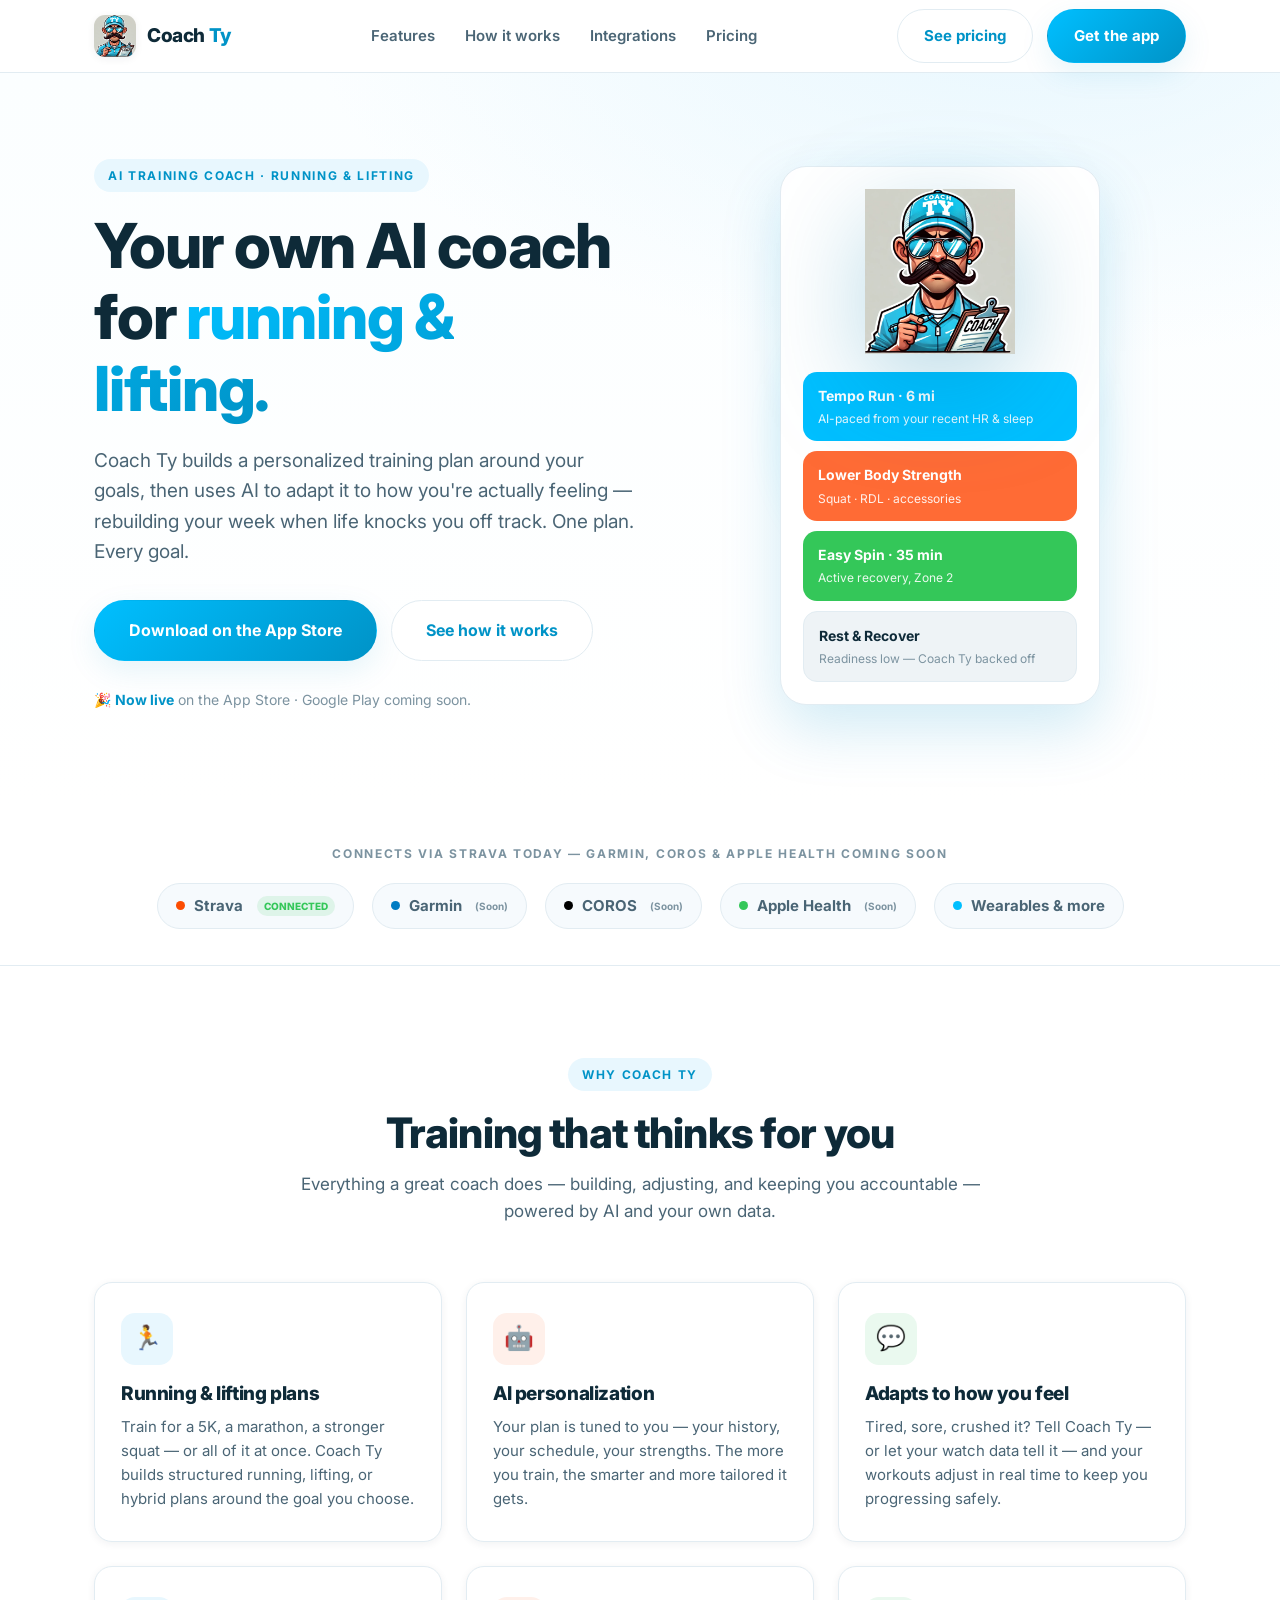
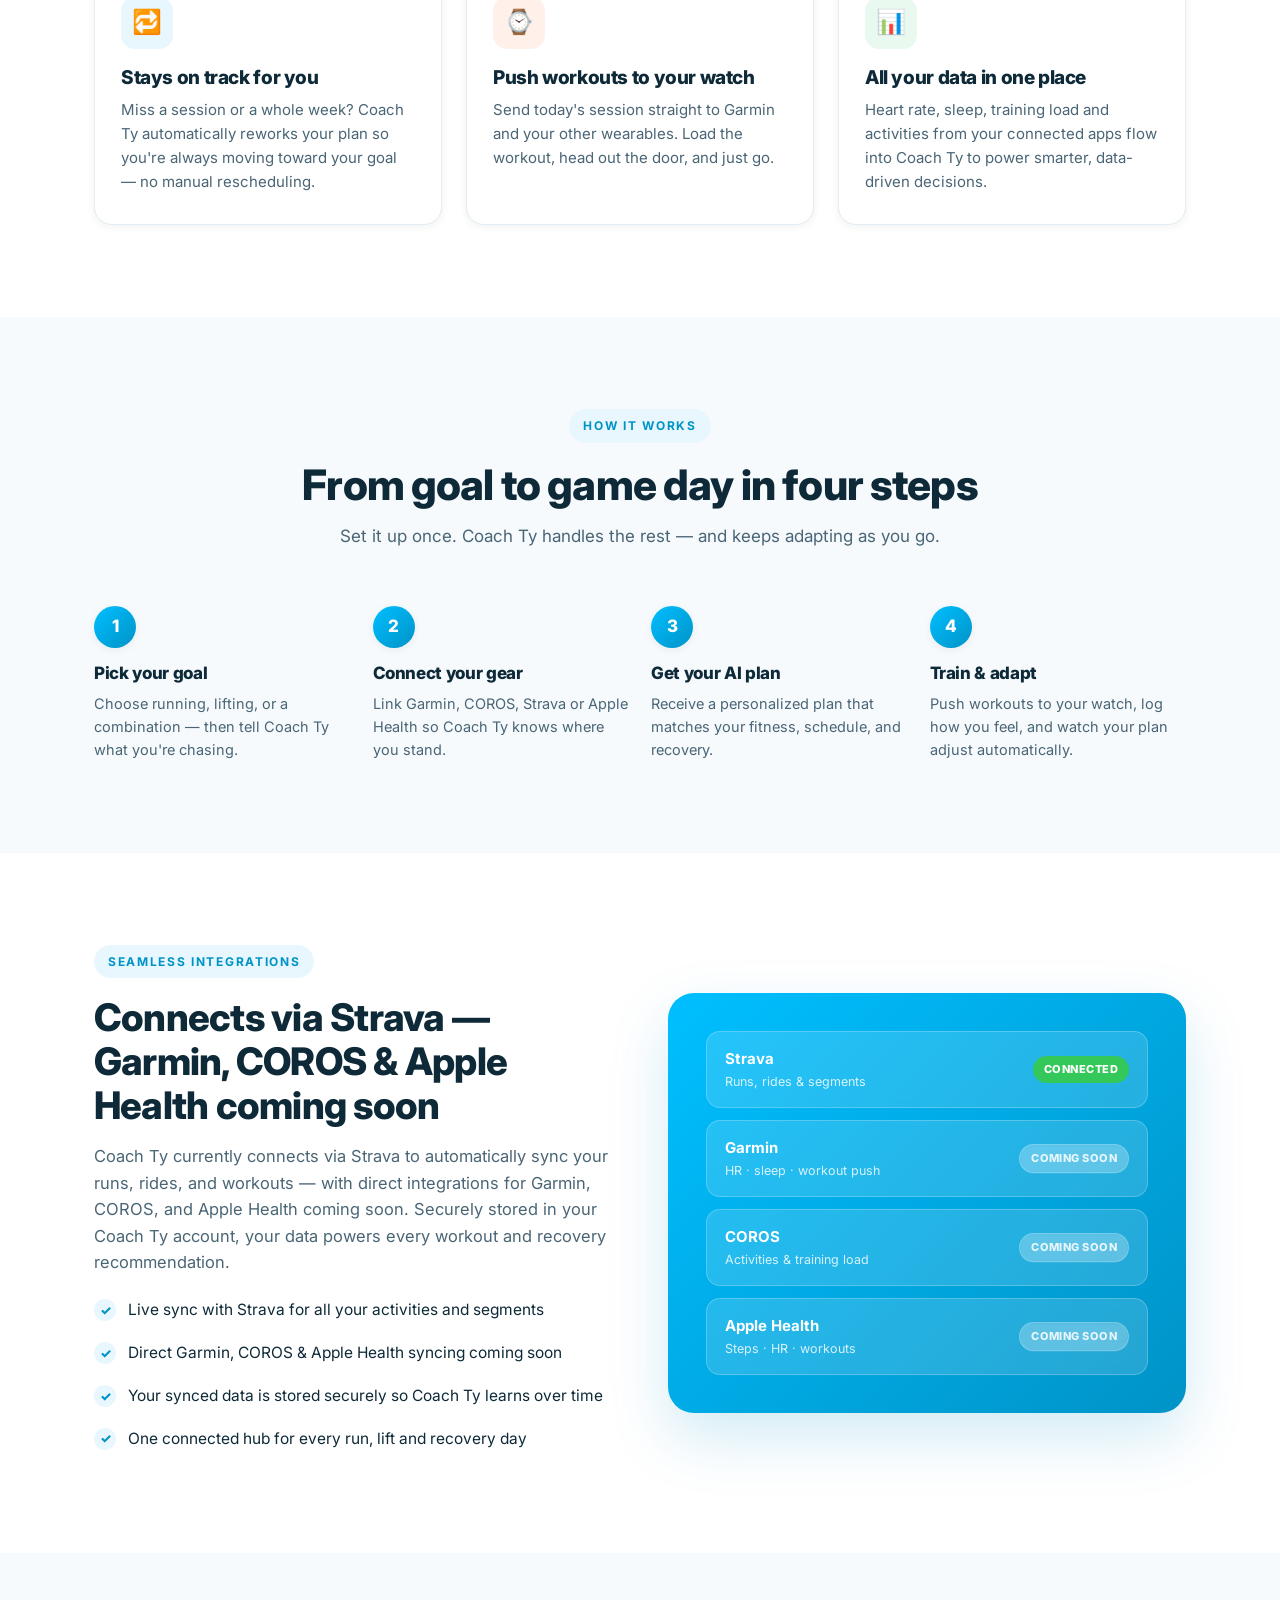
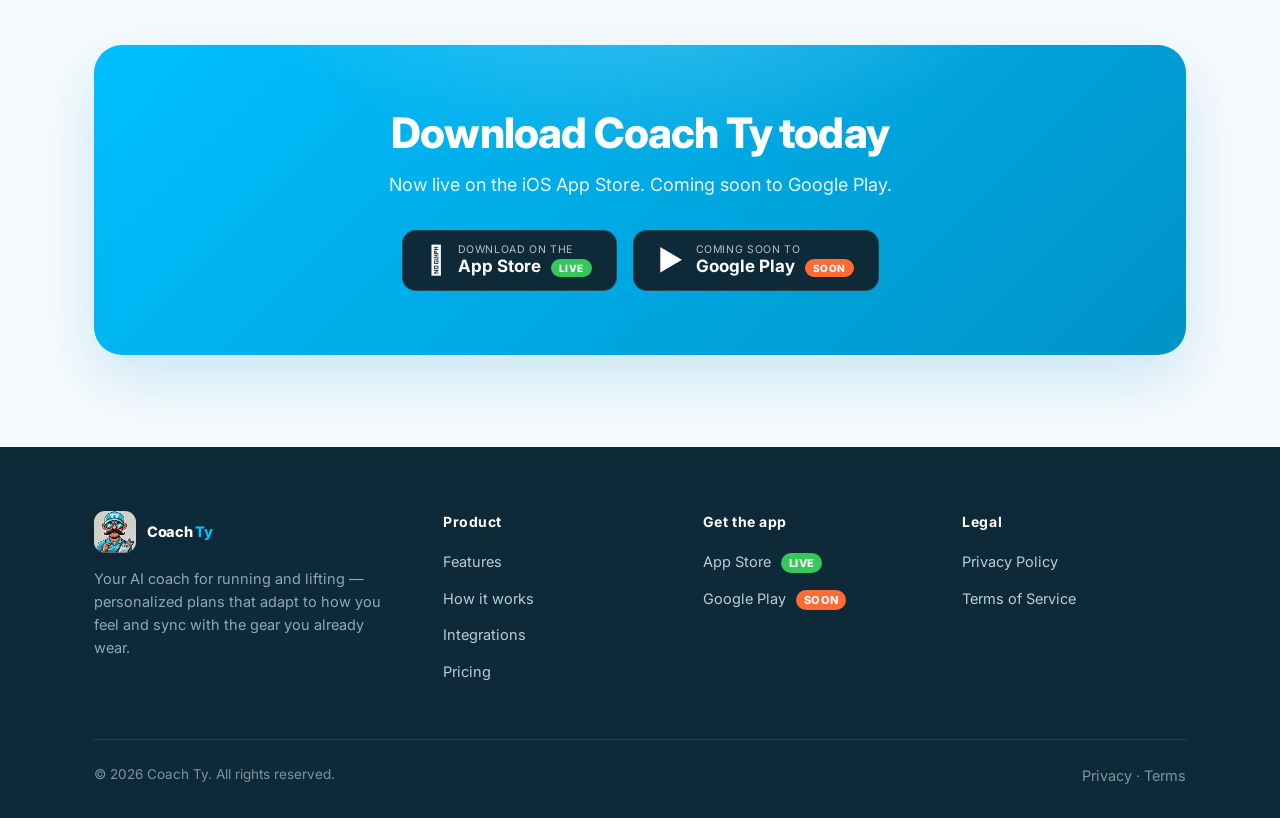
<file: index.html>
<!DOCTYPE html>
<html lang="en">
<head>
  <meta charset="UTF-8" />
  <meta name="viewport" content="width=device-width, initial-scale=1.0" />
  <title>Coach Ty — AI Running &amp; Lifting Plans That Adapt to You</title>
  <meta name="description" content="Coach Ty builds personalized running and lifting training plans, uses AI to adapt them to how you feel, and syncs with Garmin, COROS, Strava and Apple Health — even pushing workouts straight to your watch." />
  <link rel="icon" type="image/png" href="static/img/logo.png" />
  <link rel="preconnect" href="https://fonts.googleapis.com" />
  <link rel="preconnect" href="https://fonts.gstatic.com" crossorigin />
  <link href="https://fonts.googleapis.com/css2?family=Inter:wght@400;500;600;700;800&display=swap" rel="stylesheet" />
  <link rel="stylesheet" href="static/css/styles.css" />
</head>
<body>

  <!-- NAV -->
  <header class="nav">
    <div class="container nav-inner">
      <a class="brand" href="index.html">
        <img src="static/img/logo.png" alt="Coach Ty logo" />
        <span>Coach<span class="tag"> Ty</span></span>
      </a>
      <nav class="nav-links">
        <a href="index.html#features">Features</a>
        <a href="index.html#how">How it works</a>
        <a href="index.html#integrations">Integrations</a>
        <a href="pricing.html">Pricing</a>
      </nav>
      <div class="nav-cta">
        <a href="pricing.html" class="btn btn-ghost">See pricing</a>
        <a href="#download" class="btn btn-primary">Get the app</a>
      </div>
      <button class="nav-toggle" aria-label="Menu"><span></span><span></span><span></span></button>
    </div>
  </header>

  <!-- HERO -->
  <section class="hero">
    <div class="container hero-grid">
      <div>
        <span class="eyebrow">AI training coach · Running &amp; Lifting</span>
        <h1>Your own AI coach for <span class="text-grad">running &amp; lifting.</span></h1>
        <p class="lead">
          Coach Ty builds a personalized training plan around your goals, then uses AI to
          adapt it to how you're actually feeling — rebuilding your week when life knocks
          you off track. One plan. Every goal.
        </p>
        <div class="hero-actions">
          <a href="#download" class="btn btn-primary btn-lg">Download on the App Store</a>
          <a href="index.html#how" class="btn btn-ghost btn-lg">See how it works</a>
        </div>
        <p class="hero-note">🎉 <strong>Now live</strong> on the App Store · Google Play coming soon.</p>
      </div>

      <div class="hero-visual">
        <div class="hero-logo-wrap"><span class="hero-logo-glow"></span></div>
        <div class="hero-card">
          <img class="hero-mascot" src="static/img/logo.png" alt="Coach Ty mascot" style="width:150px;margin:0 auto 18px;" />
          <div class="day-row">
            <div class="day-card run">
              <div class="t">Tempo Run · 6 mi</div>
              <div class="s">AI-paced from your recent HR &amp; sleep</div>
            </div>
            <div class="day-card lift">
              <div class="t">Lower Body Strength</div>
              <div class="s">Squat · RDL · accessories</div>
            </div>
            <div class="day-card cross">
              <div class="t">Easy Spin · 35 min</div>
              <div class="s">Active recovery, Zone 2</div>
            </div>
            <div class="day-card rest">
              <div class="t">Rest &amp; Recover</div>
              <div class="s">Readiness low — Coach Ty backed off</div>
            </div>
          </div>
        </div>
      </div>
    </div>
  </section>

  <!-- INTEGRATION STRIP -->
  <section class="logos">
    <div class="container">
      <p>Connects via Strava today — Garmin, COROS &amp; Apple Health coming soon</p>
      <div class="logo-list">
        <span class="logo-pill"><span class="dot" style="background:#FC4C02"></span>Strava <span style="font-size:10px;font-weight:800;color:var(--green);margin-left:5px;background:rgba(52,199,89,0.12);padding:2px 7px;border-radius:999px;text-transform:uppercase;">Connected</span></span>
        <span class="logo-pill"><span class="dot" style="background:#007CC3"></span>Garmin <span style="font-size:10px;font-weight:700;color:var(--text-subtle);margin-left:4px;">(Soon)</span></span>
        <span class="logo-pill"><span class="dot" style="background:#000"></span>COROS <span style="font-size:10px;font-weight:700;color:var(--text-subtle);margin-left:4px;">(Soon)</span></span>
        <span class="logo-pill"><span class="dot" style="background:#34C759"></span>Apple Health <span style="font-size:10px;font-weight:700;color:var(--text-subtle);margin-left:4px;">(Soon)</span></span>
        <span class="logo-pill"><span class="dot" style="background:#00BFFF"></span>Wearables &amp; more</span>
      </div>
    </div>
  </section>

  <!-- FEATURES -->
  <section class="section" id="features">
    <div class="container">
      <div class="section-head reveal">
        <span class="eyebrow">Why Coach Ty</span>
        <h2>Training that thinks for you</h2>
        <p>Everything a great coach does — building, adjusting, and keeping you accountable — powered by AI and your own data.</p>
      </div>
      <div class="grid-3">
        <div class="card reveal">
          <div class="card-icon" style="background:#E8F7FE">🏃</div>
          <h3>Running &amp; lifting plans</h3>
          <p>Train for a 5K, a marathon, a stronger squat — or all of it at once. Coach Ty builds structured running, lifting, or hybrid plans around the goal you choose.</p>
        </div>
        <div class="card reveal">
          <div class="card-icon" style="background:#FFF0EA">🤖</div>
          <h3>AI personalization</h3>
          <p>Your plan is tuned to you — your history, your schedule, your strengths. The more you train, the smarter and more tailored it gets.</p>
        </div>
        <div class="card reveal">
          <div class="card-icon" style="background:#EAF9EF">💬</div>
          <h3>Adapts to how you feel</h3>
          <p>Tired, sore, crushed it? Tell Coach Ty — or let your watch data tell it — and your workouts adjust in real time to keep you progressing safely.</p>
        </div>
        <div class="card reveal">
          <div class="card-icon" style="background:#E8F7FE">🔁</div>
          <h3>Stays on track for you</h3>
          <p>Miss a session or a whole week? Coach Ty automatically reworks your plan so you're always moving toward your goal — no manual rescheduling.</p>
        </div>
        <div class="card reveal">
          <div class="card-icon" style="background:#FFF0EA">⌚</div>
          <h3>Push workouts to your watch</h3>
          <p>Send today's session straight to Garmin and your other wearables. Load the workout, head out the door, and just go.</p>
        </div>
        <div class="card reveal">
          <div class="card-icon" style="background:#EAF9EF">📊</div>
          <h3>All your data in one place</h3>
          <p>Heart rate, sleep, training load and activities from your connected apps flow into Coach Ty to power smarter, data-driven decisions.</p>
        </div>
      </div>
    </div>
  </section>

  <!-- HOW IT WORKS -->
  <section class="section section-alt" id="how">
    <div class="container">
      <div class="section-head reveal">
        <span class="eyebrow">How it works</span>
        <h2>From goal to game day in four steps</h2>
        <p>Set it up once. Coach Ty handles the rest — and keeps adapting as you go.</p>
      </div>
      <div class="steps">
        <div class="step reveal">
          <div class="num">1</div>
          <h4>Pick your goal</h4>
          <p>Choose running, lifting, or a combination — then tell Coach Ty what you're chasing.</p>
        </div>
        <div class="step reveal">
          <div class="num">2</div>
          <h4>Connect your gear</h4>
          <p>Link Garmin, COROS, Strava or Apple Health so Coach Ty knows where you stand.</p>
        </div>
        <div class="step reveal">
          <div class="num">3</div>
          <h4>Get your AI plan</h4>
          <p>Receive a personalized plan that matches your fitness, schedule, and recovery.</p>
        </div>
        <div class="step reveal">
          <div class="num">4</div>
          <h4>Train &amp; adapt</h4>
          <p>Push workouts to your watch, log how you feel, and watch your plan adjust automatically.</p>
        </div>
      </div>
    </div>
  </section>

  <!-- INTEGRATIONS SPLIT -->
  <section class="section" id="integrations">
    <div class="container split">
      <div class="reveal">
        <span class="eyebrow">Seamless integrations</span>
        <h2>Connects via Strava — Garmin, COROS &amp; Apple Health coming soon</h2>
        <p>
          Coach Ty currently connects via Strava to automatically sync your runs, rides, and workouts — with direct integrations for Garmin, COROS, and Apple Health coming soon. Securely stored in your Coach Ty account, your data powers every workout and recovery recommendation.
        </p>
        <ul class="check-list">
          <li><span class="ic">✓</span> Live sync with Strava for all your activities and segments</li>
          <li><span class="ic">✓</span> Direct Garmin, COROS &amp; Apple Health syncing coming soon</li>
          <li><span class="ic">✓</span> Your synced data is stored securely so Coach Ty learns over time</li>
          <li><span class="ic">✓</span> One connected hub for every run, lift and recovery day</li>
        </ul>
      </div>
      <div class="split-visual reveal">
        <div class="sync-row">
          <div><div class="name">Strava</div><div class="meta">Runs, rides &amp; segments</div></div>
          <span class="sync-badge" style="background:var(--green);color:#fff;">Connected</span>
        </div>
        <div class="sync-row">
          <div><div class="name">Garmin</div><div class="meta">HR · sleep · workout push</div></div>
          <span class="sync-badge soon">Coming Soon</span>
        </div>
        <div class="sync-row">
          <div><div class="name">COROS</div><div class="meta">Activities &amp; training load</div></div>
          <span class="sync-badge soon">Coming Soon</span>
        </div>
        <div class="sync-row">
          <div><div class="name">Apple Health</div><div class="meta">Steps · HR · workouts</div></div>
          <span class="sync-badge soon">Coming Soon</span>
        </div>
      </div>
    </div>
  </section>

  <!-- DOWNLOAD CTA -->
  <section class="section section-alt" id="download">
    <div class="container">
      <div class="cta-band reveal">
        <h2>Download Coach Ty today</h2>
        <p>Now live on the iOS App Store. Coming soon to Google Play.</p>
        <div class="store-row">
          <a href="https://apps.apple.com" target="_blank" rel="noopener noreferrer" class="store-btn">
            <span class="ic">&#63743;</span>
            <span class="lines"><span class="small">Download on the</span><span class="big">App Store <span class="badge-live">Live</span></span></span>
          </a>
          <a href="#" class="store-btn" data-soon>
            <span class="ic">&#9654;</span>
            <span class="lines"><span class="small">Coming soon to</span><span class="big">Google Play <span class="soon">Soon</span></span></span>
          </a>
        </div>
      </div>
    </div>
  </section>

  <!-- FOOTER -->
  <footer class="footer">
    <div class="container">
      <div class="footer-grid">
        <div>
          <a class="brand" href="index.html">
            <img src="static/img/logo.png" alt="Coach Ty logo" />
            <span>Coach<span class="tag"> Ty</span></span>
          </a>
          <p class="footer-about">Your AI coach for running and lifting — personalized plans that adapt to how you feel and sync with the gear you already wear.</p>
        </div>
        <div>
          <h5>Product</h5>
          <ul>
            <li><a href="index.html#features">Features</a></li>
            <li><a href="index.html#how">How it works</a></li>
            <li><a href="index.html#integrations">Integrations</a></li>
            <li><a href="pricing.html">Pricing</a></li>
          </ul>
        </div>
        <div>
          <h5>Get the app</h5>
          <ul>
            <li><a href="#download">App Store <span class="footer-live">Live</span></a></li>
            <li><a href="#download">Google Play <span class="footer-soon">Soon</span></a></li>
          </ul>
        </div>
        <div>
          <h5>Legal</h5>
          <ul>
            <li><a href="privacy.html">Privacy Policy</a></li>
            <li><a href="terms.html">Terms of Service</a></li>
          </ul>
        </div>
      </div>
      <div class="footer-bottom">
        <span>© 2026 Coach Ty. All rights reserved.</span>
        <span><a href="privacy.html">Privacy</a> · <a href="terms.html">Terms</a></span>
      </div>
    </div>
  </footer>

  <script src="static/js/main.js"></script>
</body>
</html>
</file>
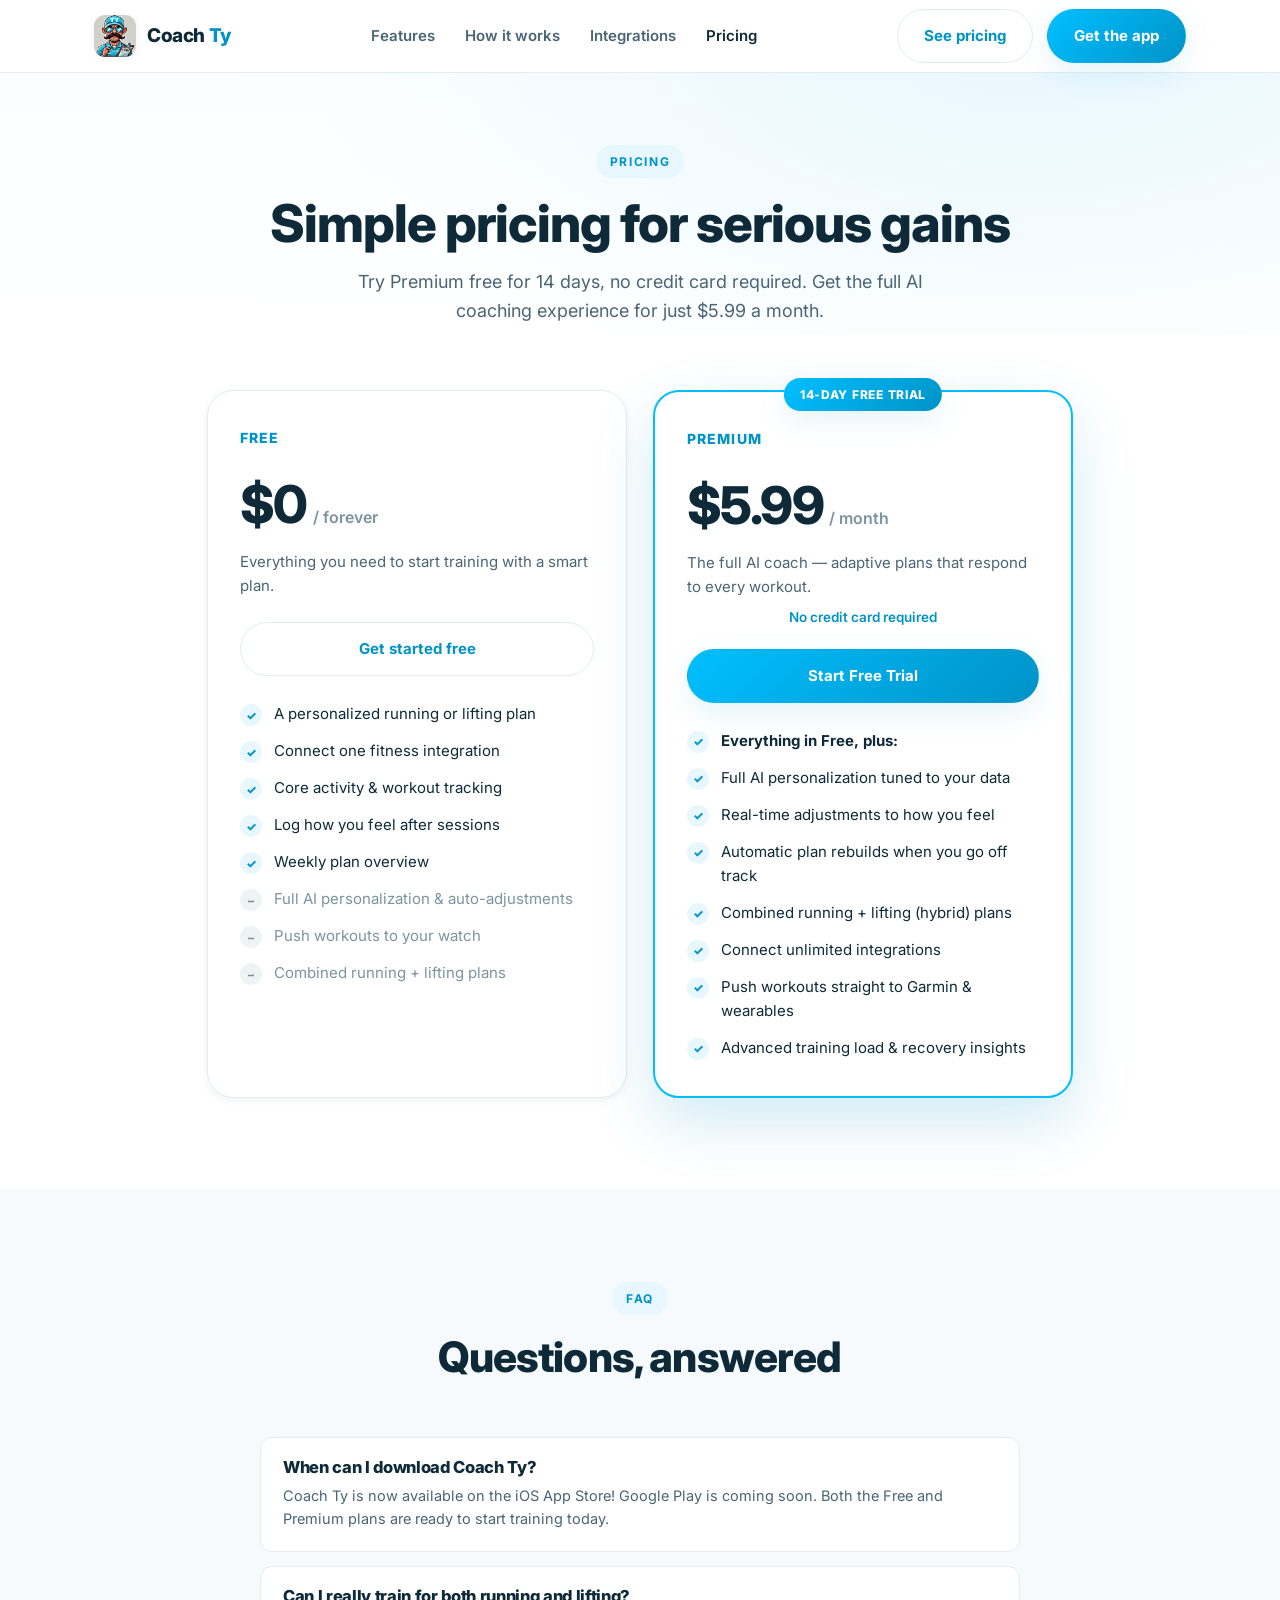
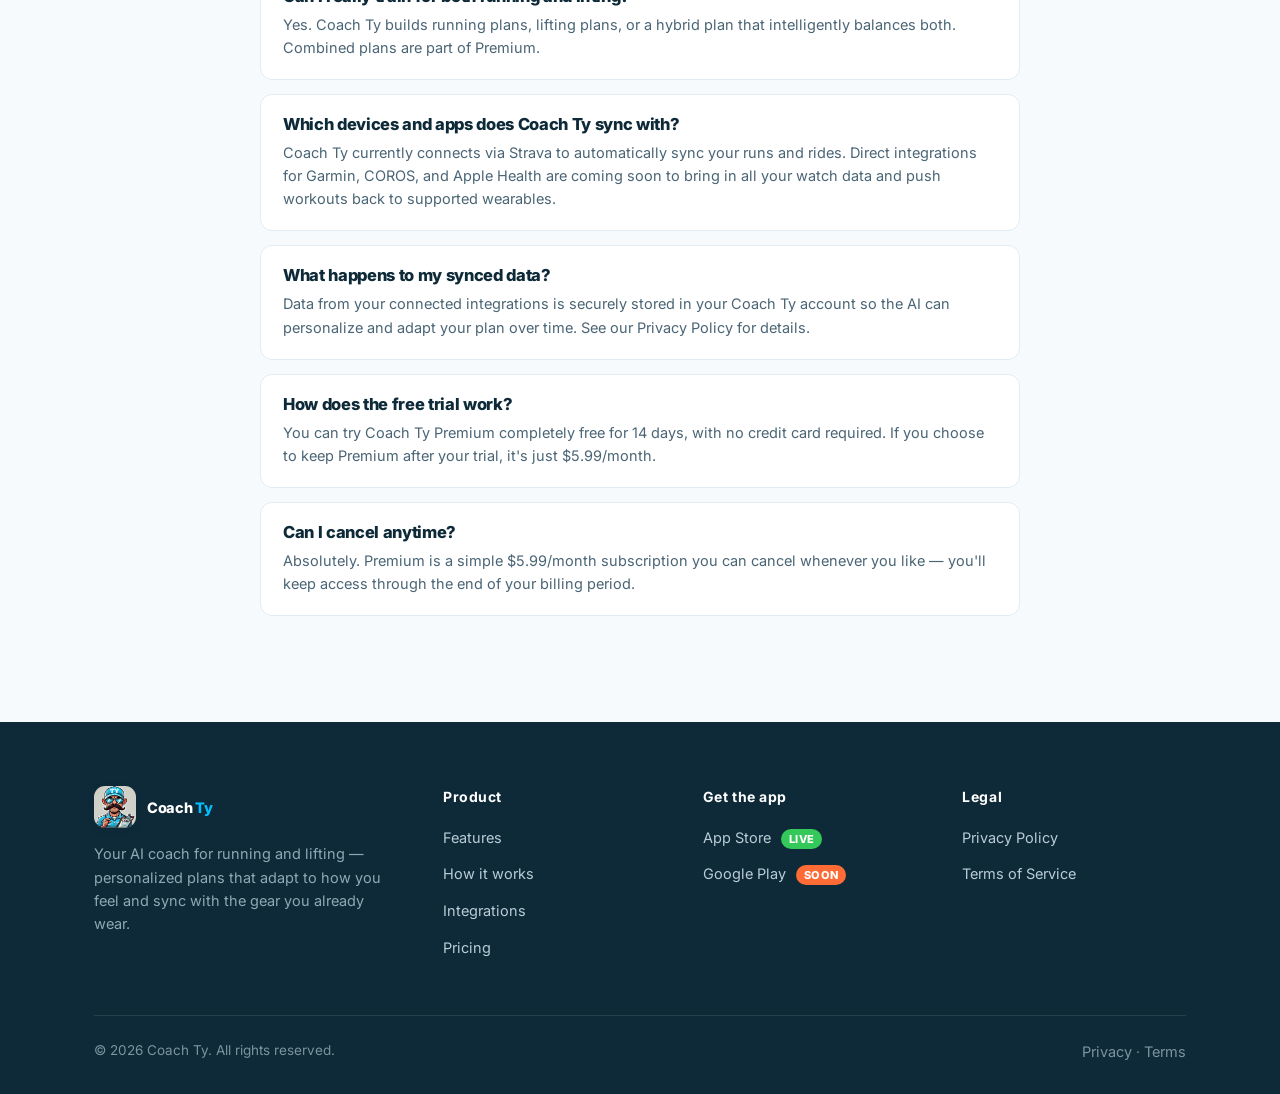
<file: pricing.html>
<!DOCTYPE html>
<html lang="en">
<head>
  <meta charset="UTF-8" />
  <meta name="viewport" content="width=device-width, initial-scale=1.0" />
  <title>Pricing — Coach Ty</title>
  <meta name="description" content="Coach Ty pricing. Try Premium free for 14 days, then just $5.99/month. Unlock full AI personalization, unlimited adaptive plans, and wearable sync with no credit card required." />
  <link rel="icon" type="image/png" href="static/img/logo.png" />
  <link rel="preconnect" href="https://fonts.googleapis.com" />
  <link rel="preconnect" href="https://fonts.gstatic.com" crossorigin />
  <link href="https://fonts.googleapis.com/css2?family=Inter:wght@400;500;600;700;800&display=swap" rel="stylesheet" />
  <link rel="stylesheet" href="static/css/styles.css" />
</head>
<body>

  <!-- NAV -->
  <header class="nav">
    <div class="container nav-inner">
      <a class="brand" href="index.html">
        <img src="static/img/logo.png" alt="Coach Ty logo" />
        <span>Coach<span class="tag"> Ty</span></span>
      </a>
      <nav class="nav-links">
        <a href="index.html#features">Features</a>
        <a href="index.html#how">How it works</a>
        <a href="index.html#integrations">Integrations</a>
        <a href="pricing.html">Pricing</a>
      </nav>
      <div class="nav-cta">
        <a href="pricing.html" class="btn btn-ghost">See pricing</a>
        <a href="index.html#download" class="btn btn-primary">Get the app</a>
      </div>
      <button class="nav-toggle" aria-label="Menu"><span></span><span></span><span></span></button>
    </div>
  </header>

  <!-- HEAD -->
  <section class="page-head">
    <div class="container">
      <span class="eyebrow">Pricing</span>
      <h1>Simple pricing for serious gains</h1>
      <p>Try Premium free for 14 days, no credit card required. Get the full AI coaching experience for just $5.99 a month.</p>
    </div>
  </section>

  <!-- PRICING -->
  <section class="section" style="padding-top:56px;">
    <div class="container">
      <div class="price-grid">
        <!-- FREE -->
        <div class="price-card reveal">
          <span class="price-name">Free</span>
          <div class="price-amount"><span class="amt">$0</span><span class="per">/ forever</span></div>
          <p class="price-desc">Everything you need to start training with a smart plan.</p>
          <a href="index.html#download" class="btn btn-ghost">Get started free</a>
          <ul class="feat-list">
            <li><span class="ic">✓</span> A personalized running or lifting plan</li>
            <li><span class="ic">✓</span> Connect one fitness integration</li>
            <li><span class="ic">✓</span> Core activity &amp; workout tracking</li>
            <li><span class="ic">✓</span> Log how you feel after sessions</li>
            <li><span class="ic">✓</span> Weekly plan overview</li>
            <li class="muted"><span class="ic">–</span> Full AI personalization &amp; auto-adjustments</li>
            <li class="muted"><span class="ic">–</span> Push workouts to your watch</li>
            <li class="muted"><span class="ic">–</span> Combined running + lifting plans</li>
          </ul>
        </div>

        <!-- PREMIUM -->
        <div class="price-card featured reveal">
          <span class="price-tag">14-Day Free Trial</span>
          <span class="price-name">Premium</span>
          <div class="price-amount"><span class="amt">$5.99</span><span class="per">/ month</span></div>
          <p class="price-desc" style="margin-bottom: 8px;">The full AI coach — adaptive plans that respond to every workout.</p>
          <div style="font-size: 13.5px; font-weight: 600; color: var(--blue-deep); margin-bottom: 20px; text-align: center;">No credit card required</div>
          <a href="index.html#download" class="btn btn-primary">Start Free Trial</a>
          <ul class="feat-list">
            <li><span class="ic">✓</span> <strong>Everything in Free, plus:</strong></li>
            <li><span class="ic">✓</span> Full AI personalization tuned to your data</li>
            <li><span class="ic">✓</span> Real-time adjustments to how you feel</li>
            <li><span class="ic">✓</span> Automatic plan rebuilds when you go off track</li>
            <li><span class="ic">✓</span> Combined running + lifting (hybrid) plans</li>
            <li><span class="ic">✓</span> Connect unlimited integrations</li>
            <li><span class="ic">✓</span> Push workouts straight to Garmin &amp; wearables</li>
            <li><span class="ic">✓</span> Advanced training load &amp; recovery insights</li>
          </ul>
        </div>
      </div>
    </div>
  </section>

  <!-- FAQ -->
  <section class="section section-alt">
    <div class="container">
      <div class="section-head reveal">
        <span class="eyebrow">FAQ</span>
        <h2>Questions, answered</h2>
      </div>
      <div class="faq">
        <div class="faq-item reveal">
          <h4>When can I download Coach Ty?</h4>
          <p>Coach Ty is now available on the iOS App Store! Google Play is coming soon. Both the Free and Premium plans are ready to start training today.</p>
        </div>
        <div class="faq-item reveal">
          <h4>Can I really train for both running and lifting?</h4>
          <p>Yes. Coach Ty builds running plans, lifting plans, or a hybrid plan that intelligently balances both. Combined plans are part of Premium.</p>
        </div>
        <div class="faq-item reveal">
          <h4>Which devices and apps does Coach Ty sync with?</h4>
          <p>Coach Ty currently connects via Strava to automatically sync your runs and rides. Direct integrations for Garmin, COROS, and Apple Health are coming soon to bring in all your watch data and push workouts back to supported wearables.</p>
        </div>
        <div class="faq-item reveal">
          <h4>What happens to my synced data?</h4>
          <p>Data from your connected integrations is securely stored in your Coach Ty account so the AI can personalize and adapt your plan over time. See our <a href="privacy.html">Privacy Policy</a> for details.</p>
        </div>
        <div class="faq-item reveal">
          <h4>How does the free trial work?</h4>
          <p>You can try Coach Ty Premium completely free for 14 days, with no credit card required. If you choose to keep Premium after your trial, it's just $5.99/month.</p>
        </div>
        <div class="faq-item reveal">
          <h4>Can I cancel anytime?</h4>
          <p>Absolutely. Premium is a simple $5.99/month subscription you can cancel whenever you like — you'll keep access through the end of your billing period.</p>
        </div>
      </div>
    </div>
  </section>

  <!-- FOOTER -->
  <footer class="footer">
    <div class="container">
      <div class="footer-grid">
        <div>
          <a class="brand" href="index.html">
            <img src="static/img/logo.png" alt="Coach Ty logo" />
            <span>Coach<span class="tag"> Ty</span></span>
          </a>
          <p class="footer-about">Your AI coach for running and lifting — personalized plans that adapt to how you feel and sync with the gear you already wear.</p>
        </div>
        <div>
          <h5>Product</h5>
          <ul>
            <li><a href="index.html#features">Features</a></li>
            <li><a href="index.html#how">How it works</a></li>
            <li><a href="index.html#integrations">Integrations</a></li>
            <li><a href="pricing.html">Pricing</a></li>
          </ul>
        </div>
        <div>
          <h5>Get the app</h5>
          <ul>
            <li><a href="index.html#download">App Store <span class="footer-live">Live</span></a></li>
            <li><a href="index.html#download">Google Play <span class="footer-soon">Soon</span></a></li>
          </ul>
        </div>
        <div>
          <h5>Legal</h5>
          <ul>
            <li><a href="privacy.html">Privacy Policy</a></li>
            <li><a href="terms.html">Terms of Service</a></li>
          </ul>
        </div>
      </div>
      <div class="footer-bottom">
        <span>© 2026 Coach Ty. All rights reserved.</span>
        <span><a href="privacy.html">Privacy</a> · <a href="terms.html">Terms</a></span>
      </div>
    </div>
  </footer>

  <script src="static/js/main.js"></script>
</body>
</html>
</file>
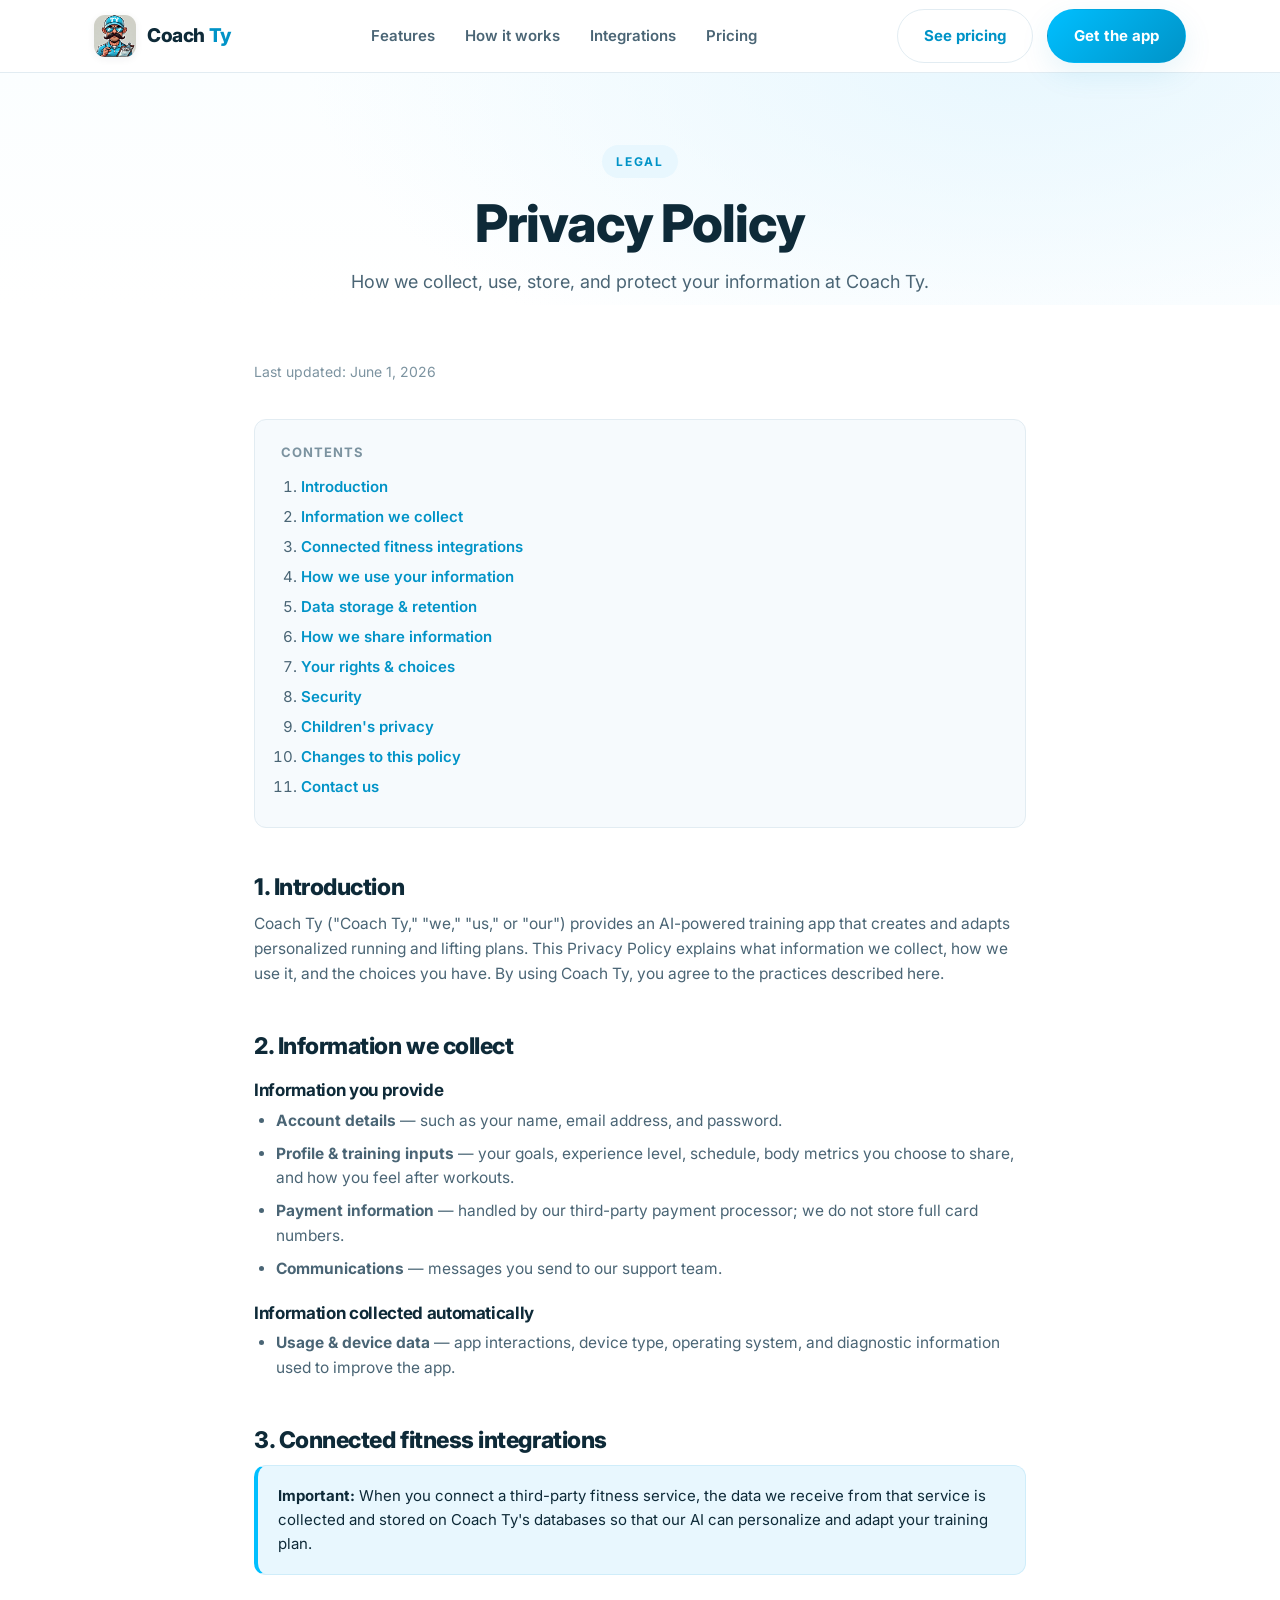
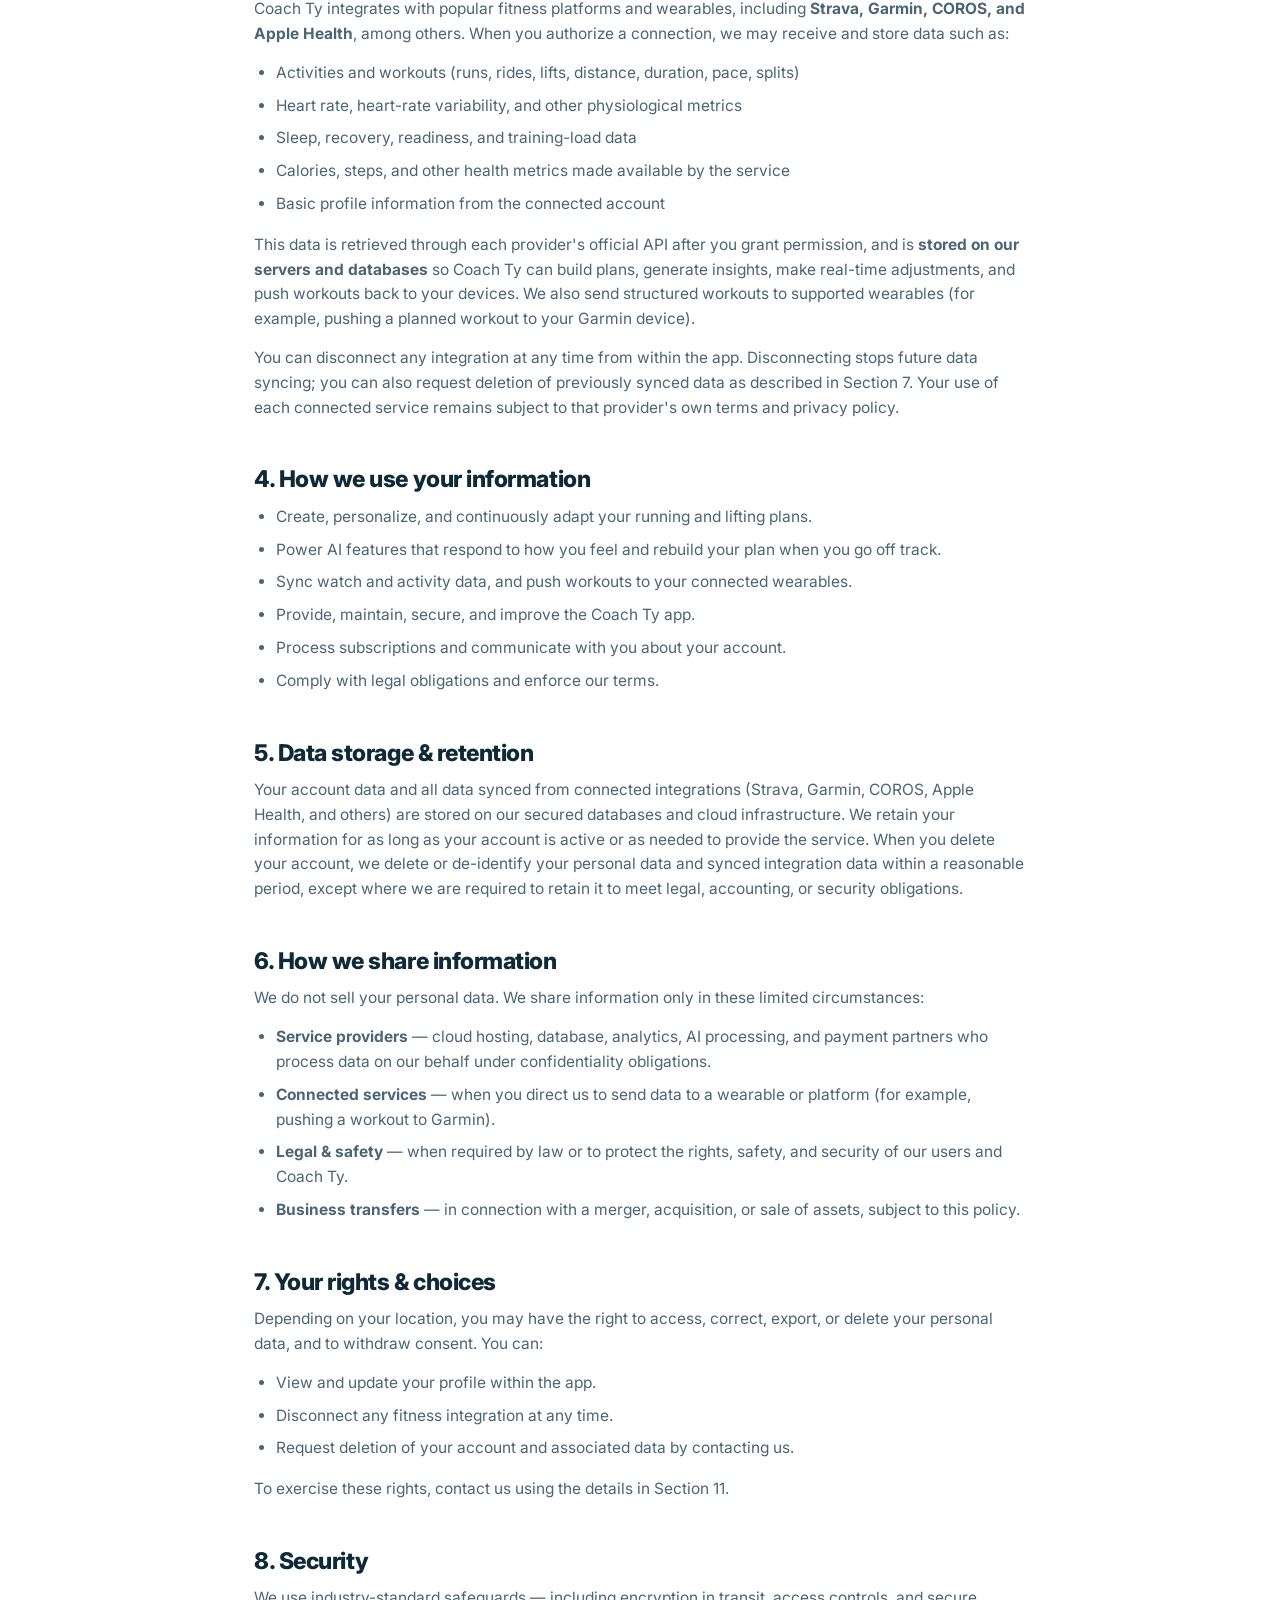
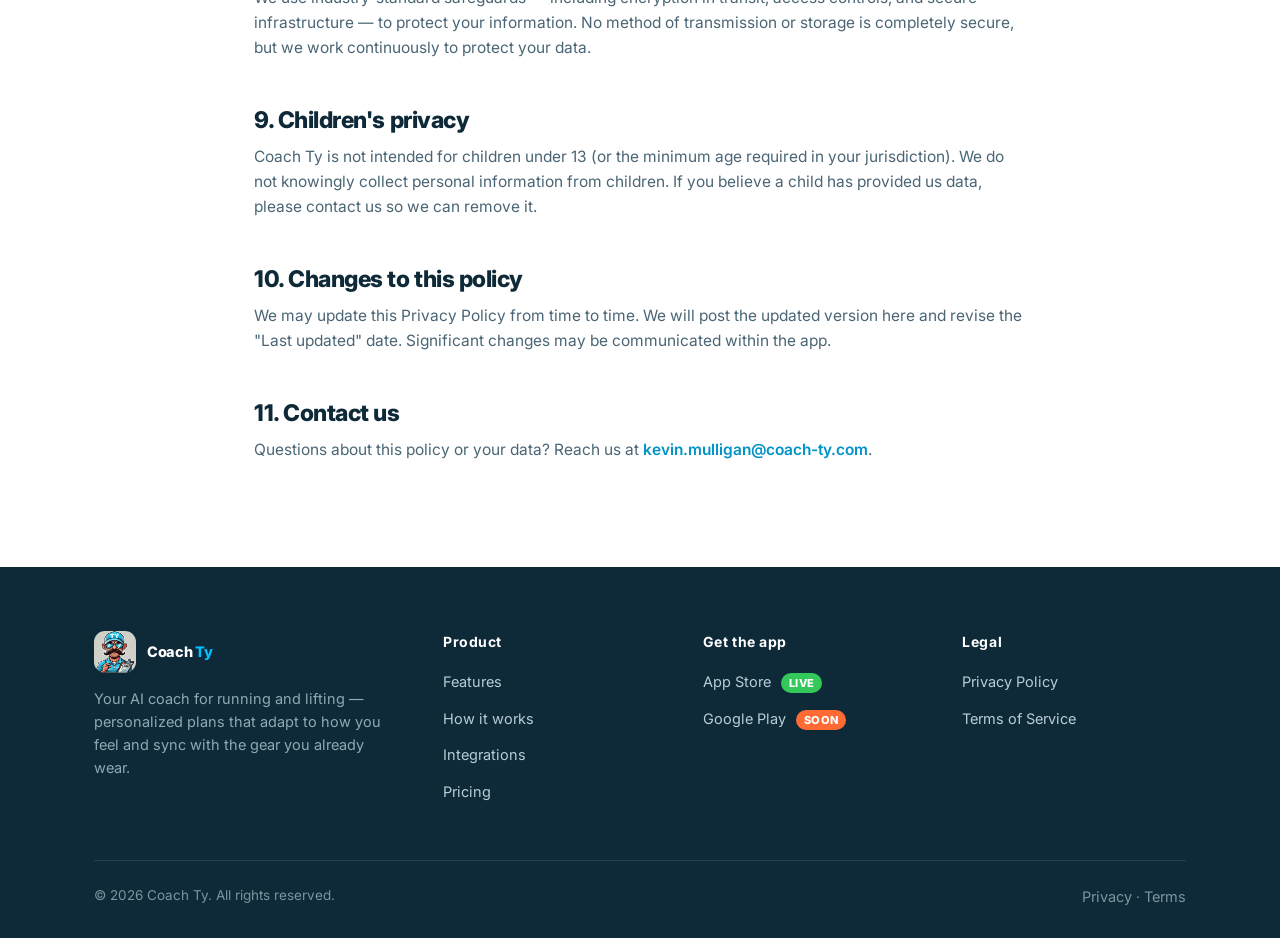
<file: privacy.html>
<!DOCTYPE html>
<html lang="en">
<head>
  <meta charset="UTF-8" />
  <meta name="viewport" content="width=device-width, initial-scale=1.0" />
  <title>Privacy Policy — Coach Ty</title>
  <meta name="description" content="How Coach Ty collects, uses, stores, and protects your data — including data synced from Strava, Garmin, COROS and Apple Health." />
  <link rel="icon" type="image/png" href="static/img/logo.png" />
  <link rel="preconnect" href="https://fonts.googleapis.com" />
  <link rel="preconnect" href="https://fonts.gstatic.com" crossorigin />
  <link href="https://fonts.googleapis.com/css2?family=Inter:wght@400;500;600;700;800&display=swap" rel="stylesheet" />
  <link rel="stylesheet" href="static/css/styles.css" />
</head>
<body>

  <!-- NAV -->
  <header class="nav">
    <div class="container nav-inner">
      <a class="brand" href="index.html">
        <img src="static/img/logo.png" alt="Coach Ty logo" />
        <span>Coach<span class="tag"> Ty</span></span>
      </a>
      <nav class="nav-links">
        <a href="index.html#features">Features</a>
        <a href="index.html#how">How it works</a>
        <a href="index.html#integrations">Integrations</a>
        <a href="pricing.html">Pricing</a>
      </nav>
      <div class="nav-cta">
        <a href="pricing.html" class="btn btn-ghost">See pricing</a>
        <a href="index.html#download" class="btn btn-primary">Get the app</a>
      </div>
      <button class="nav-toggle" aria-label="Menu"><span></span><span></span><span></span></button>
    </div>
  </header>

  <!-- HEAD -->
  <section class="page-head">
    <div class="container">
      <span class="eyebrow">Legal</span>
      <h1>Privacy Policy</h1>
      <p>How we collect, use, store, and protect your information at Coach Ty.</p>
    </div>
  </section>

  <!-- BODY -->
  <section class="legal">
    <div class="container legal-wrap">
      <p class="updated">Last updated: June 1, 2026</p>

      <div class="legal-toc">
        <strong>Contents</strong>
        <ol>
          <li><a href="#intro">Introduction</a></li>
          <li><a href="#collect">Information we collect</a></li>
          <li><a href="#integrations">Connected fitness integrations</a></li>
          <li><a href="#use">How we use your information</a></li>
          <li><a href="#storage">Data storage &amp; retention</a></li>
          <li><a href="#sharing">How we share information</a></li>
          <li><a href="#rights">Your rights &amp; choices</a></li>
          <li><a href="#security">Security</a></li>
          <li><a href="#children">Children's privacy</a></li>
          <li><a href="#changes">Changes to this policy</a></li>
          <li><a href="#contact">Contact us</a></li>
        </ol>
      </div>

      <h2 id="intro">1. Introduction</h2>
      <p>Coach Ty ("Coach Ty," "we," "us," or "our") provides an AI-powered training app that creates and adapts personalized running and lifting plans. This Privacy Policy explains what information we collect, how we use it, and the choices you have. By using Coach Ty, you agree to the practices described here.</p>

      <h2 id="collect">2. Information we collect</h2>
      <h3>Information you provide</h3>
      <ul>
        <li><strong>Account details</strong> — such as your name, email address, and password.</li>
        <li><strong>Profile &amp; training inputs</strong> — your goals, experience level, schedule, body metrics you choose to share, and how you feel after workouts.</li>
        <li><strong>Payment information</strong> — handled by our third-party payment processor; we do not store full card numbers.</li>
        <li><strong>Communications</strong> — messages you send to our support team.</li>
      </ul>
      <h3>Information collected automatically</h3>
      <ul>
        <li><strong>Usage &amp; device data</strong> — app interactions, device type, operating system, and diagnostic information used to improve the app.</li>
      </ul>

      <h2 id="integrations">3. Connected fitness integrations</h2>
      <div class="callout">
        <p><strong>Important:</strong> When you connect a third-party fitness service, the data we receive from that service is collected and stored on Coach Ty's databases so that our AI can personalize and adapt your training plan.</p>
      </div>
      <p>Coach Ty integrates with popular fitness platforms and wearables, including <strong>Strava, Garmin, COROS, and Apple Health</strong>, among others. When you authorize a connection, we may receive and store data such as:</p>
      <ul>
        <li>Activities and workouts (runs, rides, lifts, distance, duration, pace, splits)</li>
        <li>Heart rate, heart-rate variability, and other physiological metrics</li>
        <li>Sleep, recovery, readiness, and training-load data</li>
        <li>Calories, steps, and other health metrics made available by the service</li>
        <li>Basic profile information from the connected account</li>
      </ul>
      <p>This data is retrieved through each provider's official API after you grant permission, and is <strong>stored on our servers and databases</strong> so Coach Ty can build plans, generate insights, make real-time adjustments, and push workouts back to your devices. We also send structured workouts to supported wearables (for example, pushing a planned workout to your Garmin device).</p>
      <p>You can disconnect any integration at any time from within the app. Disconnecting stops future data syncing; you can also request deletion of previously synced data as described in Section 7. Your use of each connected service remains subject to that provider's own terms and privacy policy.</p>

      <h2 id="use">4. How we use your information</h2>
      <ul>
        <li>Create, personalize, and continuously adapt your running and lifting plans.</li>
        <li>Power AI features that respond to how you feel and rebuild your plan when you go off track.</li>
        <li>Sync watch and activity data, and push workouts to your connected wearables.</li>
        <li>Provide, maintain, secure, and improve the Coach Ty app.</li>
        <li>Process subscriptions and communicate with you about your account.</li>
        <li>Comply with legal obligations and enforce our terms.</li>
      </ul>

      <h2 id="storage">5. Data storage &amp; retention</h2>
      <p>Your account data and all data synced from connected integrations (Strava, Garmin, COROS, Apple Health, and others) are stored on our secured databases and cloud infrastructure. We retain your information for as long as your account is active or as needed to provide the service. When you delete your account, we delete or de-identify your personal data and synced integration data within a reasonable period, except where we are required to retain it to meet legal, accounting, or security obligations.</p>

      <h2 id="sharing">6. How we share information</h2>
      <p>We do not sell your personal data. We share information only in these limited circumstances:</p>
      <ul>
        <li><strong>Service providers</strong> — cloud hosting, database, analytics, AI processing, and payment partners who process data on our behalf under confidentiality obligations.</li>
        <li><strong>Connected services</strong> — when you direct us to send data to a wearable or platform (for example, pushing a workout to Garmin).</li>
        <li><strong>Legal &amp; safety</strong> — when required by law or to protect the rights, safety, and security of our users and Coach Ty.</li>
        <li><strong>Business transfers</strong> — in connection with a merger, acquisition, or sale of assets, subject to this policy.</li>
      </ul>

      <h2 id="rights">7. Your rights &amp; choices</h2>
      <p>Depending on your location, you may have the right to access, correct, export, or delete your personal data, and to withdraw consent. You can:</p>
      <ul>
        <li>View and update your profile within the app.</li>
        <li>Disconnect any fitness integration at any time.</li>
        <li>Request deletion of your account and associated data by contacting us.</li>
      </ul>
      <p>To exercise these rights, contact us using the details in Section 11.</p>

      <h2 id="security">8. Security</h2>
      <p>We use industry-standard safeguards — including encryption in transit, access controls, and secure infrastructure — to protect your information. No method of transmission or storage is completely secure, but we work continuously to protect your data.</p>

      <h2 id="children">9. Children's privacy</h2>
      <p>Coach Ty is not intended for children under 13 (or the minimum age required in your jurisdiction). We do not knowingly collect personal information from children. If you believe a child has provided us data, please contact us so we can remove it.</p>

      <h2 id="changes">10. Changes to this policy</h2>
      <p>We may update this Privacy Policy from time to time. We will post the updated version here and revise the "Last updated" date. Significant changes may be communicated within the app.</p>

      <h2 id="contact">11. Contact us</h2>
      <p>Questions about this policy or your data? Reach us at <a href="mailto:kevin.mulligan@coach-ty.com">kevin.mulligan@coach-ty.com</a>.</p>
    </div>
  </section>

  <!-- FOOTER -->
  <footer class="footer">
    <div class="container">
      <div class="footer-grid">
        <div>
          <a class="brand" href="index.html">
            <img src="static/img/logo.png" alt="Coach Ty logo" />
            <span>Coach<span class="tag"> Ty</span></span>
          </a>
          <p class="footer-about">Your AI coach for running and lifting — personalized plans that adapt to how you feel and sync with the gear you already wear.</p>
        </div>
        <div>
          <h5>Product</h5>
          <ul>
            <li><a href="index.html#features">Features</a></li>
            <li><a href="index.html#how">How it works</a></li>
            <li><a href="index.html#integrations">Integrations</a></li>
            <li><a href="pricing.html">Pricing</a></li>
          </ul>
        </div>
        <div>
          <h5>Get the app</h5>
          <ul>
            <li><a href="index.html#download">App Store <span class="footer-live">Live</span></a></li>
            <li><a href="index.html#download">Google Play <span class="footer-soon">Soon</span></a></li>
          </ul>
        </div>
        <div>
          <h5>Legal</h5>
          <ul>
            <li><a href="privacy.html">Privacy Policy</a></li>
            <li><a href="terms.html">Terms of Service</a></li>
          </ul>
        </div>
      </div>
      <div class="footer-bottom">
        <span>© 2026 Coach Ty. All rights reserved.</span>
        <span><a href="privacy.html">Privacy</a> · <a href="terms.html">Terms</a></span>
      </div>
    </div>
  </footer>

  <script src="static/js/main.js"></script>
</body>
</html>
</file>
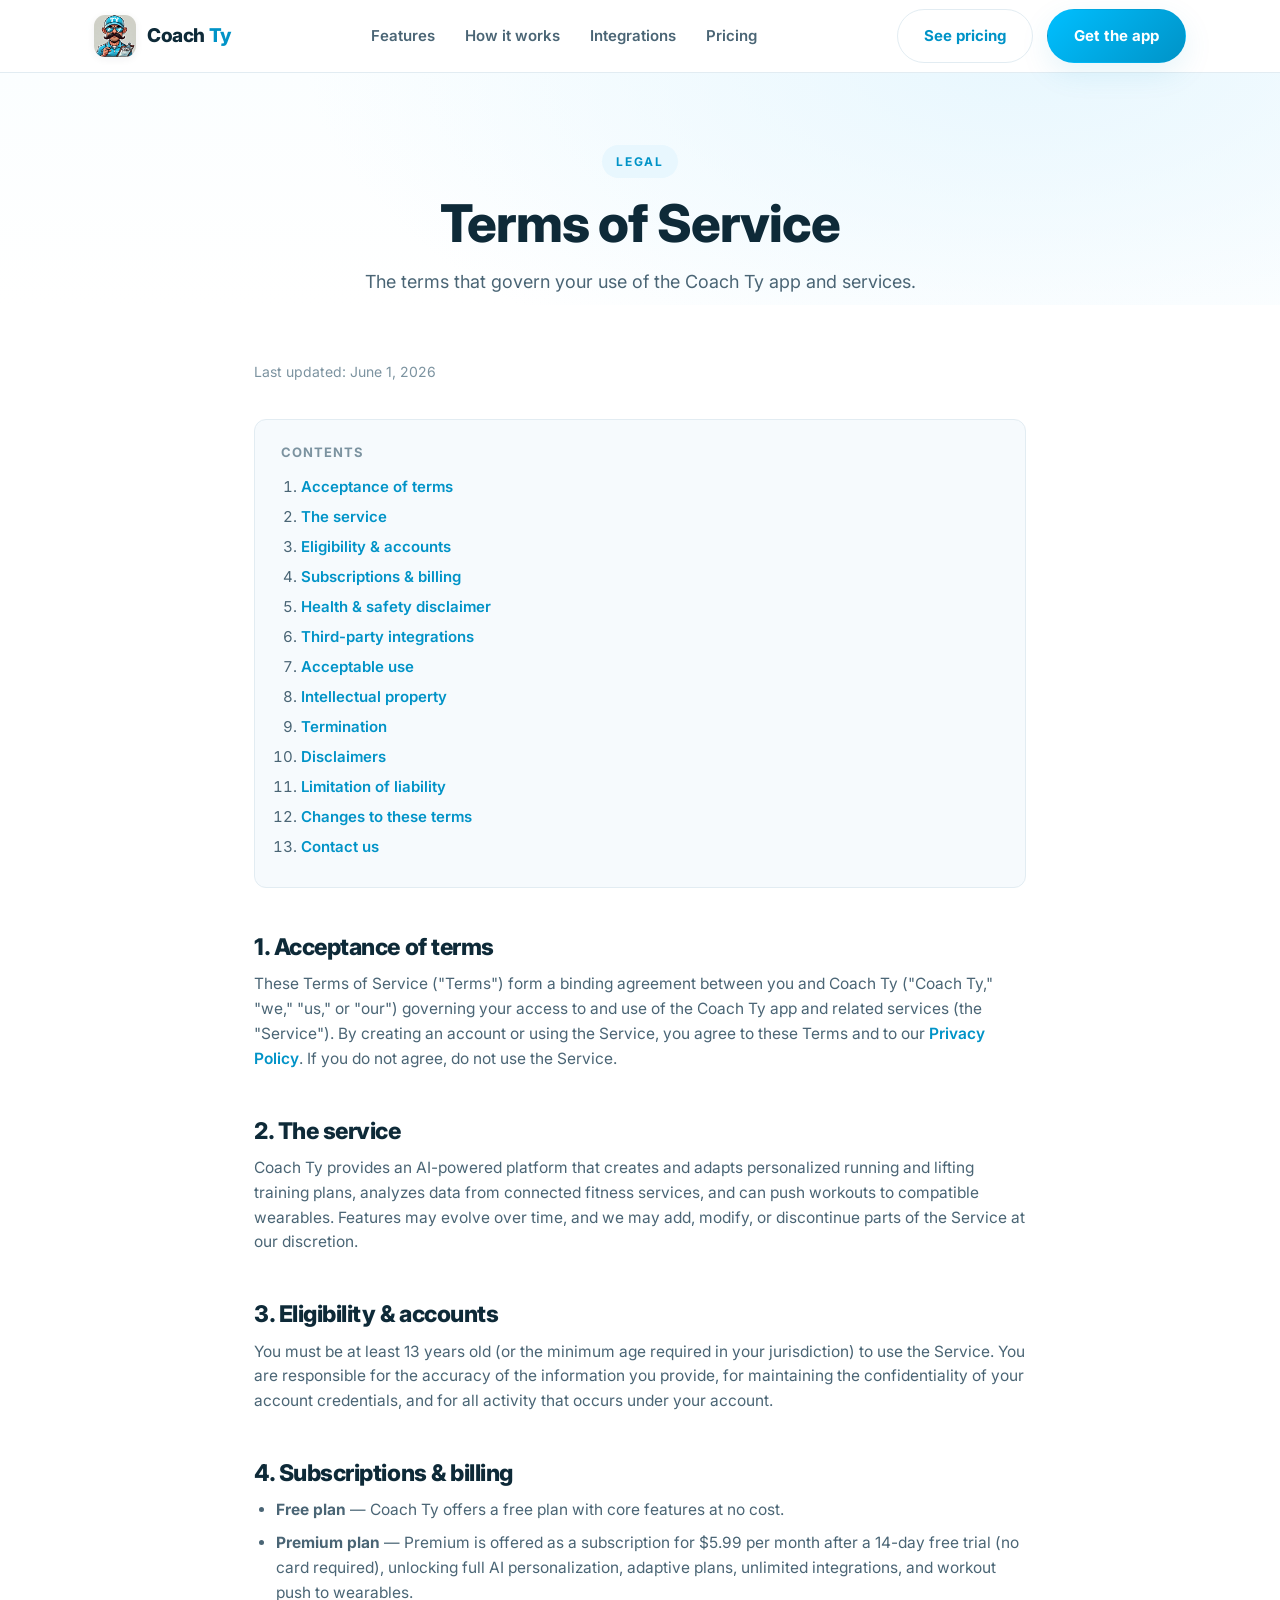
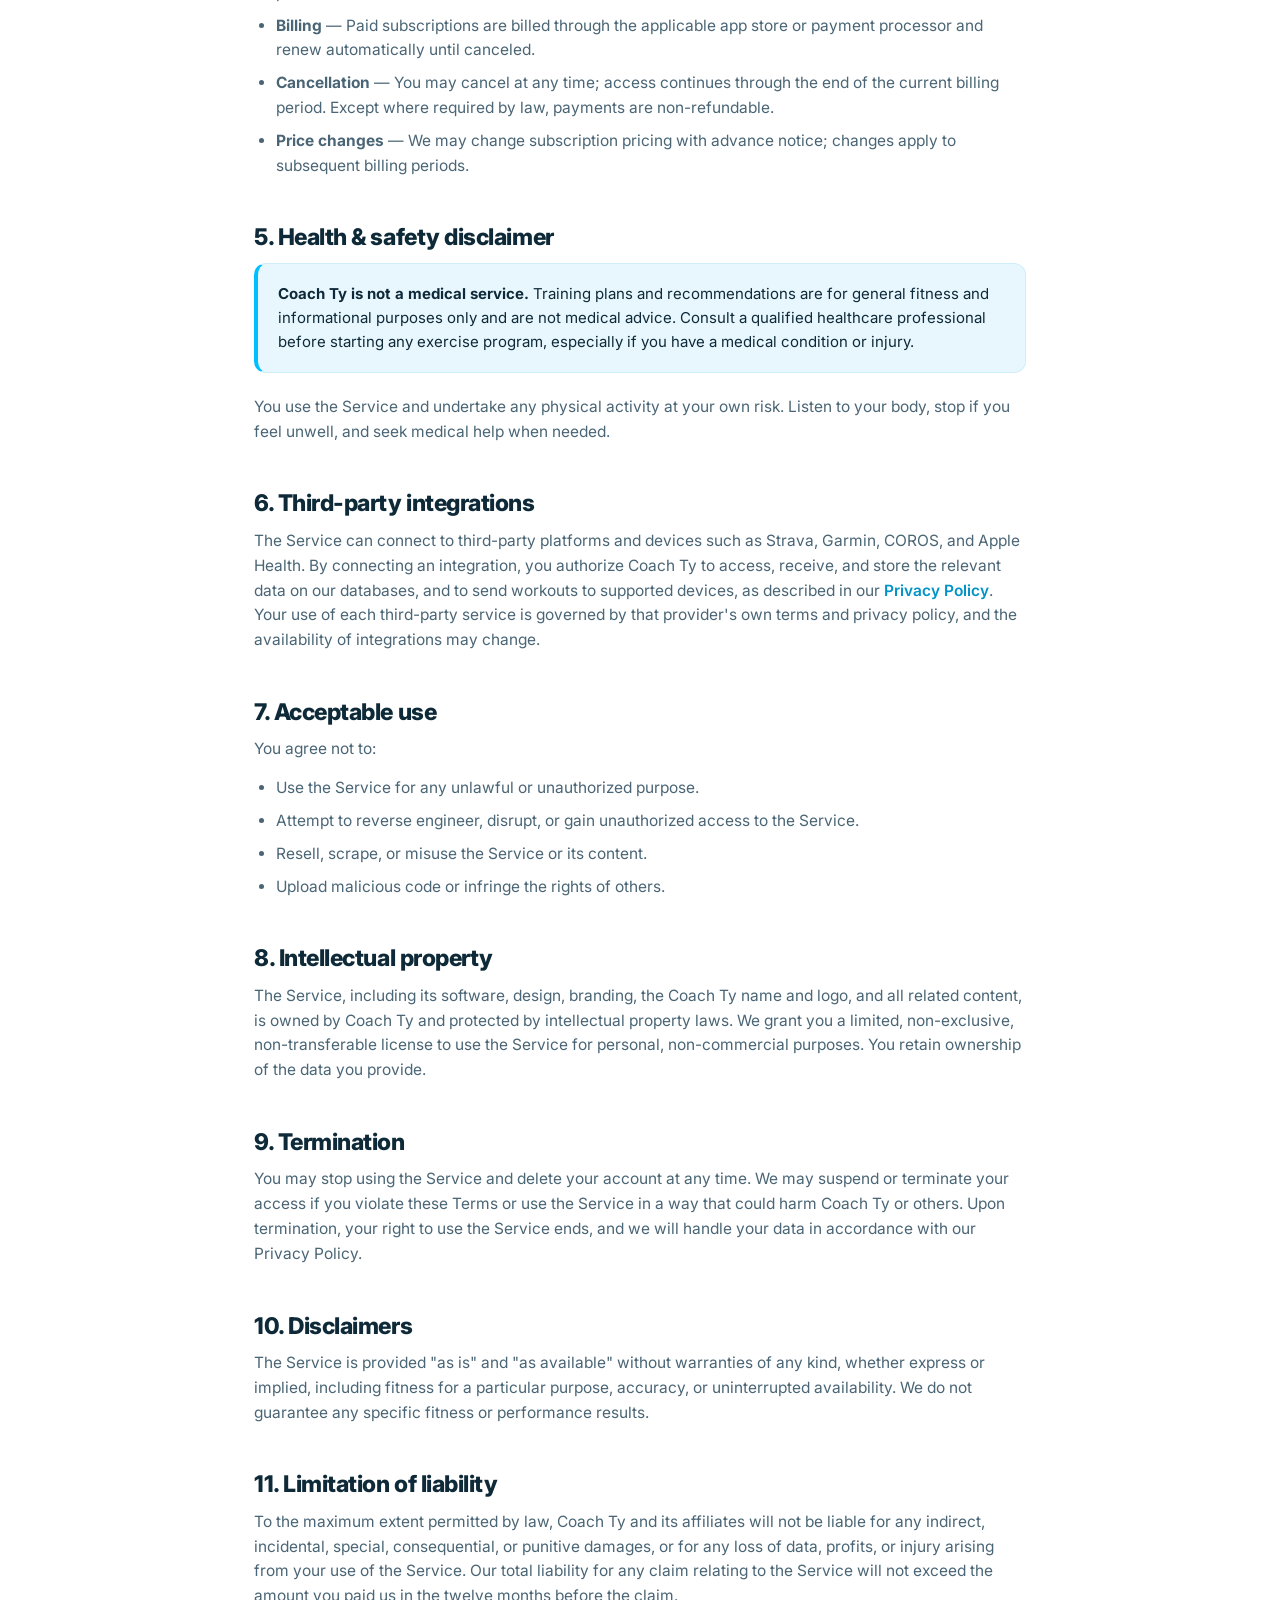
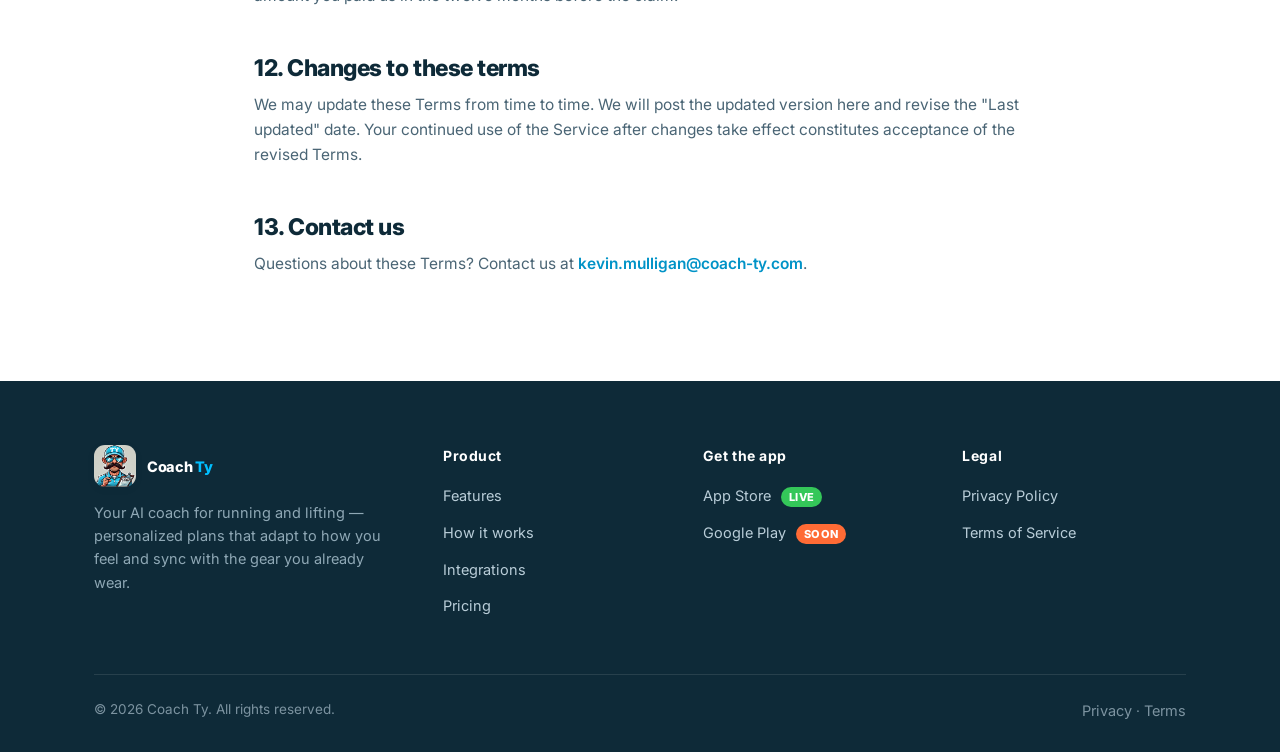
<file: terms.html>
<!DOCTYPE html>
<html lang="en">
<head>
  <meta charset="UTF-8" />
  <meta name="viewport" content="width=device-width, initial-scale=1.0" />
  <title>Terms of Service — Coach Ty</title>
  <meta name="description" content="The terms and conditions governing your use of the Coach Ty app and services." />
  <link rel="icon" type="image/png" href="static/img/logo.png" />
  <link rel="preconnect" href="https://fonts.googleapis.com" />
  <link rel="preconnect" href="https://fonts.gstatic.com" crossorigin />
  <link href="https://fonts.googleapis.com/css2?family=Inter:wght@400;500;600;700;800&display=swap" rel="stylesheet" />
  <link rel="stylesheet" href="static/css/styles.css" />
</head>
<body>

  <!-- NAV -->
  <header class="nav">
    <div class="container nav-inner">
      <a class="brand" href="index.html">
        <img src="static/img/logo.png" alt="Coach Ty logo" />
        <span>Coach<span class="tag"> Ty</span></span>
      </a>
      <nav class="nav-links">
        <a href="index.html#features">Features</a>
        <a href="index.html#how">How it works</a>
        <a href="index.html#integrations">Integrations</a>
        <a href="pricing.html">Pricing</a>
      </nav>
      <div class="nav-cta">
        <a href="pricing.html" class="btn btn-ghost">See pricing</a>
        <a href="index.html#download" class="btn btn-primary">Get the app</a>
      </div>
      <button class="nav-toggle" aria-label="Menu"><span></span><span></span><span></span></button>
    </div>
  </header>

  <!-- HEAD -->
  <section class="page-head">
    <div class="container">
      <span class="eyebrow">Legal</span>
      <h1>Terms of Service</h1>
      <p>The terms that govern your use of the Coach Ty app and services.</p>
    </div>
  </section>

  <!-- BODY -->
  <section class="legal">
    <div class="container legal-wrap">
      <p class="updated">Last updated: June 1, 2026</p>

      <div class="legal-toc">
        <strong>Contents</strong>
        <ol>
          <li><a href="#accept">Acceptance of terms</a></li>
          <li><a href="#service">The service</a></li>
          <li><a href="#eligibility">Eligibility &amp; accounts</a></li>
          <li><a href="#subscriptions">Subscriptions &amp; billing</a></li>
          <li><a href="#health">Health &amp; safety disclaimer</a></li>
          <li><a href="#integrations">Third-party integrations</a></li>
          <li><a href="#conduct">Acceptable use</a></li>
          <li><a href="#ip">Intellectual property</a></li>
          <li><a href="#termination">Termination</a></li>
          <li><a href="#disclaimer">Disclaimers</a></li>
          <li><a href="#liability">Limitation of liability</a></li>
          <li><a href="#changes">Changes to these terms</a></li>
          <li><a href="#contact">Contact us</a></li>
        </ol>
      </div>

      <h2 id="accept">1. Acceptance of terms</h2>
      <p>These Terms of Service ("Terms") form a binding agreement between you and Coach Ty ("Coach Ty," "we," "us," or "our") governing your access to and use of the Coach Ty app and related services (the "Service"). By creating an account or using the Service, you agree to these Terms and to our <a href="privacy.html">Privacy Policy</a>. If you do not agree, do not use the Service.</p>

      <h2 id="service">2. The service</h2>
      <p>Coach Ty provides an AI-powered platform that creates and adapts personalized running and lifting training plans, analyzes data from connected fitness services, and can push workouts to compatible wearables. Features may evolve over time, and we may add, modify, or discontinue parts of the Service at our discretion.</p>

      <h2 id="eligibility">3. Eligibility &amp; accounts</h2>
      <p>You must be at least 13 years old (or the minimum age required in your jurisdiction) to use the Service. You are responsible for the accuracy of the information you provide, for maintaining the confidentiality of your account credentials, and for all activity that occurs under your account.</p>

      <h2 id="subscriptions">4. Subscriptions &amp; billing</h2>
      <ul>
        <li><strong>Free plan</strong> — Coach Ty offers a free plan with core features at no cost.</li>
        <li><strong>Premium plan</strong> — Premium is offered as a subscription for $5.99 per month after a 14-day free trial (no card required), unlocking full AI personalization, adaptive plans, unlimited integrations, and workout push to wearables.</li>
        <li><strong>Billing</strong> — Paid subscriptions are billed through the applicable app store or payment processor and renew automatically until canceled.</li>
        <li><strong>Cancellation</strong> — You may cancel at any time; access continues through the end of the current billing period. Except where required by law, payments are non-refundable.</li>
        <li><strong>Price changes</strong> — We may change subscription pricing with advance notice; changes apply to subsequent billing periods.</li>
      </ul>

      <h2 id="health">5. Health &amp; safety disclaimer</h2>
      <div class="callout">
        <p><strong>Coach Ty is not a medical service.</strong> Training plans and recommendations are for general fitness and informational purposes only and are not medical advice. Consult a qualified healthcare professional before starting any exercise program, especially if you have a medical condition or injury.</p>
      </div>
      <p>You use the Service and undertake any physical activity at your own risk. Listen to your body, stop if you feel unwell, and seek medical help when needed.</p>

      <h2 id="integrations">6. Third-party integrations</h2>
      <p>The Service can connect to third-party platforms and devices such as Strava, Garmin, COROS, and Apple Health. By connecting an integration, you authorize Coach Ty to access, receive, and store the relevant data on our databases, and to send workouts to supported devices, as described in our <a href="privacy.html">Privacy Policy</a>. Your use of each third-party service is governed by that provider's own terms and privacy policy, and the availability of integrations may change.</p>

      <h2 id="conduct">7. Acceptable use</h2>
      <p>You agree not to:</p>
      <ul>
        <li>Use the Service for any unlawful or unauthorized purpose.</li>
        <li>Attempt to reverse engineer, disrupt, or gain unauthorized access to the Service.</li>
        <li>Resell, scrape, or misuse the Service or its content.</li>
        <li>Upload malicious code or infringe the rights of others.</li>
      </ul>

      <h2 id="ip">8. Intellectual property</h2>
      <p>The Service, including its software, design, branding, the Coach Ty name and logo, and all related content, is owned by Coach Ty and protected by intellectual property laws. We grant you a limited, non-exclusive, non-transferable license to use the Service for personal, non-commercial purposes. You retain ownership of the data you provide.</p>

      <h2 id="termination">9. Termination</h2>
      <p>You may stop using the Service and delete your account at any time. We may suspend or terminate your access if you violate these Terms or use the Service in a way that could harm Coach Ty or others. Upon termination, your right to use the Service ends, and we will handle your data in accordance with our Privacy Policy.</p>

      <h2 id="disclaimer">10. Disclaimers</h2>
      <p>The Service is provided "as is" and "as available" without warranties of any kind, whether express or implied, including fitness for a particular purpose, accuracy, or uninterrupted availability. We do not guarantee any specific fitness or performance results.</p>

      <h2 id="liability">11. Limitation of liability</h2>
      <p>To the maximum extent permitted by law, Coach Ty and its affiliates will not be liable for any indirect, incidental, special, consequential, or punitive damages, or for any loss of data, profits, or injury arising from your use of the Service. Our total liability for any claim relating to the Service will not exceed the amount you paid us in the twelve months before the claim.</p>

      <h2 id="changes">12. Changes to these terms</h2>
      <p>We may update these Terms from time to time. We will post the updated version here and revise the "Last updated" date. Your continued use of the Service after changes take effect constitutes acceptance of the revised Terms.</p>

      <h2 id="contact">13. Contact us</h2>
      <p>Questions about these Terms? Contact us at <a href="mailto:kevin.mulligan@coach-ty.com">kevin.mulligan@coach-ty.com</a>.</p>
    </div>
  </section>

  <!-- FOOTER -->
  <footer class="footer">
    <div class="container">
      <div class="footer-grid">
        <div>
          <a class="brand" href="index.html">
            <img src="static/img/logo.png" alt="Coach Ty logo" />
            <span>Coach<span class="tag"> Ty</span></span>
          </a>
          <p class="footer-about">Your AI coach for running and lifting — personalized plans that adapt to how you feel and sync with the gear you already wear.</p>
        </div>
        <div>
          <h5>Product</h5>
          <ul>
            <li><a href="index.html#features">Features</a></li>
            <li><a href="index.html#how">How it works</a></li>
            <li><a href="index.html#integrations">Integrations</a></li>
            <li><a href="pricing.html">Pricing</a></li>
          </ul>
        </div>
        <div>
          <h5>Get the app</h5>
          <ul>
            <li><a href="index.html#download">App Store <span class="footer-live">Live</span></a></li>
            <li><a href="index.html#download">Google Play <span class="footer-soon">Soon</span></a></li>
          </ul>
        </div>
        <div>
          <h5>Legal</h5>
          <ul>
            <li><a href="privacy.html">Privacy Policy</a></li>
            <li><a href="terms.html">Terms of Service</a></li>
          </ul>
        </div>
      </div>
      <div class="footer-bottom">
        <span>© 2026 Coach Ty. All rights reserved.</span>
        <span><a href="privacy.html">Privacy</a> · <a href="terms.html">Terms</a></span>
      </div>
    </div>
  </footer>

  <script src="static/js/main.js"></script>
</body>
</html>
</file>
<file: static/css/styles.css>
/* =========================================================
   Coach Ty — Design System
   Theme: Light blue + white, clean / modern / cutting-edge
   Accent palette mirrors the Coach Ty app:
     Run   #00BFFF   Lift  #FF6B35   Cross #34C759
   ========================================================= */

:root {
  /* Brand */
  --blue:        #00BFFF;   /* primary accent (run) */
  --blue-deep:   #0093C7;   /* darker hover */
  --blue-dark:   #007BA8;
  --blue-soft:   #E8F7FE;   /* tints / section bg */
  --blue-soft-2: #F4FBFF;
  --orange:      #FF6B35;   /* lift */
  --green:       #34C759;   /* cross-train */

  /* Neutrals */
  --bg:          #ffffff;
  --bg-alt:      #F6FAFD;
  --card-bg:     #ffffff;
  --text:        #0E2A38;
  --text-muted:  #4A6575;
  --text-subtle: #7C93A0;
  --border:      #E2ECF2;
  --divider:     #EEF3F6;

  /* Effects */
  --shadow-sm:  0 2px 8px rgba(14, 42, 56, 0.06);
  --shadow-md:  0 10px 30px rgba(0, 145, 199, 0.10);
  --shadow-lg:  0 24px 60px rgba(0, 145, 199, 0.18);
  --radius:     18px;
  --radius-sm:  12px;
  --radius-lg:  26px;
  --maxw:       1140px;

  --grad-blue: linear-gradient(135deg, #00BFFF 0%, #0093C7 100%);
  --grad-hero: radial-gradient(1200px 600px at 80% -10%, #E8F7FE 0%, rgba(232,247,254,0) 60%),
               linear-gradient(180deg, #FBFEFF 0%, #ffffff 100%);
}

/* ---------- Reset ---------- */
*, *::before, *::after { box-sizing: border-box; margin: 0; padding: 0; }

html { scroll-behavior: smooth; -webkit-text-size-adjust: 100%; }

body {
  font-family: 'Inter', -apple-system, BlinkMacSystemFont, 'Segoe UI', Roboto,
               Helvetica, Arial, sans-serif;
  color: var(--text);
  background: var(--bg);
  line-height: 1.6;
  -webkit-font-smoothing: antialiased;
  text-rendering: optimizeLegibility;
}

img { max-width: 100%; display: block; }
a { color: inherit; text-decoration: none; }

h1, h2, h3, h4 { line-height: 1.15; letter-spacing: -0.02em; font-weight: 800; }

.container {
  width: 100%;
  max-width: var(--maxw);
  margin: 0 auto;
  padding: 0 24px;
}

.eyebrow {
  display: inline-block;
  font-size: 12px;
  font-weight: 700;
  letter-spacing: 0.14em;
  text-transform: uppercase;
  color: var(--blue-deep);
  background: var(--blue-soft);
  padding: 7px 14px;
  border-radius: 999px;
  margin-bottom: 18px;
}

.section { padding: 92px 0; }
.section-alt { background: var(--bg-alt); }

.section-head { max-width: 680px; margin: 0 auto 56px; text-align: center; }
.section-head h2 { font-size: clamp(28px, 4vw, 42px); margin-bottom: 14px; }
.section-head p { font-size: 17px; color: var(--text-muted); }

.text-grad {
  background: var(--grad-blue);
  -webkit-background-clip: text;
  background-clip: text;
  -webkit-text-fill-color: transparent;
}

/* ---------- Buttons ---------- */
.btn {
  display: inline-flex;
  align-items: center;
  justify-content: center;
  gap: 9px;
  font-size: 15px;
  font-weight: 700;
  padding: 14px 26px;
  border-radius: 999px;
  border: 1.5px solid transparent;
  cursor: pointer;
  transition: transform .18s ease, box-shadow .18s ease, background .18s ease, color .18s ease;
  white-space: nowrap;
}
.btn-primary {
  background: var(--grad-blue);
  color: #fff;
  box-shadow: var(--shadow-md);
}
.btn-primary:hover { transform: translateY(-2px); box-shadow: var(--shadow-lg); }
.btn-ghost {
  background: #fff;
  color: var(--blue-deep);
  border-color: var(--border);
}
.btn-ghost:hover { border-color: var(--blue); transform: translateY(-2px); }
.btn-lg { padding: 17px 34px; font-size: 16px; }

/* ---------- Navbar ---------- */
.nav {
  position: sticky;
  top: 0;
  z-index: 100;
  background: rgba(255, 255, 255, 0.82);
  backdrop-filter: saturate(180%) blur(14px);
  -webkit-backdrop-filter: saturate(180%) blur(14px);
  border-bottom: 1px solid var(--border);
}
.nav-inner {
  height: 72px;
  display: flex;
  align-items: center;
  justify-content: space-between;
}
.brand { display: flex; align-items: center; gap: 11px; font-weight: 800; font-size: 19px; }
.brand img { width: 42px; height: 42px; border-radius: 11px; box-shadow: var(--shadow-sm); }
.brand span { letter-spacing: -0.02em; }
.brand .tag { color: var(--blue-deep); }

.nav-links { display: flex; align-items: center; gap: 30px; }
.nav-links a {
  font-size: 15px;
  font-weight: 600;
  color: var(--text-muted);
  transition: color .15s ease;
}
.nav-links a:hover, .nav-links a.active { color: var(--text); }
.nav-cta { display: flex; align-items: center; gap: 14px; }

.nav-toggle {
  display: none;
  background: none;
  border: 0;
  cursor: pointer;
  padding: 8px;
}
.nav-toggle span {
  display: block; width: 24px; height: 2px; background: var(--text);
  border-radius: 2px; transition: .25s;
}
.nav-toggle span + span { margin-top: 6px; }

/* ---------- Hero ---------- */
.hero { background: var(--grad-hero); padding: 86px 0 96px; overflow: hidden; }
.hero-grid {
  display: grid;
  grid-template-columns: 1.05fr 0.95fr;
  gap: 56px;
  align-items: center;
}
.hero h1 {
  font-size: clamp(38px, 5.4vw, 62px);
  margin-bottom: 22px;
}
.hero p.lead {
  font-size: 19px;
  color: var(--text-muted);
  max-width: 540px;
  margin-bottom: 32px;
}
.hero-actions { display: flex; flex-wrap: wrap; gap: 14px; margin-bottom: 28px; }
.hero-note { font-size: 14px; color: var(--text-subtle); }
.hero-note strong { color: var(--blue-deep); }

.hero-visual { position: relative; display: flex; justify-content: center; }
.hero-card {
  position: relative;
  width: 320px;
  background: #fff;
  border-radius: var(--radius-lg);
  box-shadow: var(--shadow-lg);
  border: 1px solid var(--border);
  padding: 22px;
  z-index: 2;
}
.hero-logo-wrap {
  position: absolute;
  inset: 0;
  display: flex;
  align-items: center;
  justify-content: center;
}
.hero-logo-glow {
  position: absolute;
  width: 380px; height: 380px;
  background: radial-gradient(circle, rgba(0,191,255,0.22), rgba(0,191,255,0) 70%);
  border-radius: 50%;
  filter: blur(6px);
}
.hero-mascot {
  width: 300px; height: auto;
  filter: drop-shadow(0 30px 50px rgba(0,123,168,0.28));
  position: relative; z-index: 2;
  animation: float 6s ease-in-out infinite;
}
@keyframes float {
  0%,100% { transform: translateY(0); }
  50%     { transform: translateY(-14px); }
}

/* Mini workout cards (mirrors the app day cards) */
.day-row { display: flex; flex-direction: column; gap: 10px; }
.day-card {
  border-radius: 14px;
  padding: 13px 15px;
  color: #fff;
}
.day-card .t { font-size: 14px; font-weight: 700; }
.day-card .s { font-size: 12px; color: rgba(255,255,255,0.9); margin-top: 2px; }
.run  { background: var(--blue); }
.lift { background: var(--orange); }
.cross{ background: var(--green); }
.rest {
  background: var(--divider);
  border: 1px solid var(--border);
  color: var(--text);
}
.rest .s { color: var(--text-subtle); }

/* ---------- Logo strip ---------- */
.logos {
  padding: 36px 0;
  border-bottom: 1px solid var(--border);
  background: #fff;
}
.logos p {
  text-align: center;
  font-size: 12px;
  letter-spacing: 0.14em;
  text-transform: uppercase;
  color: var(--text-subtle);
  font-weight: 700;
  margin-bottom: 20px;
}
.logo-list {
  display: flex;
  flex-wrap: wrap;
  justify-content: center;
  gap: 14px 18px;
}
.logo-pill {
  display: inline-flex;
  align-items: center;
  gap: 9px;
  font-weight: 700;
  font-size: 15px;
  color: var(--text-muted);
  background: var(--bg-alt);
  border: 1px solid var(--border);
  padding: 10px 18px;
  border-radius: 999px;
}
.logo-pill .dot { width: 9px; height: 9px; border-radius: 50%; }

/* ---------- Feature cards ---------- */
.grid-3 {
  display: grid;
  grid-template-columns: repeat(3, 1fr);
  gap: 24px;
}
.card {
  background: var(--card-bg);
  border: 1px solid var(--border);
  border-radius: var(--radius);
  padding: 30px 26px;
  box-shadow: var(--shadow-sm);
  transition: transform .2s ease, box-shadow .2s ease, border-color .2s ease;
}
.card:hover { transform: translateY(-4px); box-shadow: var(--shadow-md); border-color: #D6E8F2; }
.card-icon {
  width: 52px; height: 52px;
  border-radius: 14px;
  display: grid; place-items: center;
  font-size: 24px;
  margin-bottom: 18px;
  background: var(--blue-soft);
}
.card h3 { font-size: 19px; margin-bottom: 10px; }
.card p { font-size: 15px; color: var(--text-muted); }

/* ---------- Steps ---------- */
.steps { display: grid; grid-template-columns: repeat(4, 1fr); gap: 22px; }
.step { text-align: left; }
.step .num {
  width: 42px; height: 42px;
  border-radius: 50%;
  background: var(--grad-blue);
  color: #fff;
  display: grid; place-items: center;
  font-weight: 800; font-size: 17px;
  margin-bottom: 16px;
  box-shadow: var(--shadow-sm);
}
.step h4 { font-size: 17px; margin-bottom: 8px; }
.step p { font-size: 14.5px; color: var(--text-muted); }

/* ---------- Split / integrations feature ---------- */
.split {
  display: grid;
  grid-template-columns: 1fr 1fr;
  gap: 56px;
  align-items: center;
}
.split h2 { font-size: clamp(26px, 3.6vw, 38px); margin-bottom: 16px; }
.split p { font-size: 16.5px; color: var(--text-muted); margin-bottom: 14px; }
.check-list { list-style: none; margin-top: 8px; }
.check-list li {
  display: flex; gap: 12px; align-items: flex-start;
  font-size: 15.5px; color: var(--text); padding: 9px 0;
}
.check-list .ic {
  flex: 0 0 22px; width: 22px; height: 22px; border-radius: 50%;
  background: var(--blue-soft); color: var(--blue-deep);
  display: grid; place-items: center; font-size: 13px; font-weight: 800;
  margin-top: 1px;
}
.split-visual {
  background: var(--grad-blue);
  border-radius: var(--radius-lg);
  padding: 38px;
  color: #fff;
  box-shadow: var(--shadow-lg);
}
.sync-row {
  display: flex; align-items: center; justify-content: space-between;
  background: rgba(255,255,255,0.14);
  border: 1px solid rgba(255,255,255,0.22);
  border-radius: 14px;
  padding: 15px 18px;
  margin-bottom: 12px;
  backdrop-filter: blur(4px);
}
.sync-row:last-child { margin-bottom: 0; }
.sync-row .name { font-weight: 700; font-size: 15px; }
.sync-row .meta { font-size: 12.5px; color: rgba(255,255,255,0.82); margin-top: 1px; }
.sync-badge {
  font-size: 11px; font-weight: 800; letter-spacing: .04em;
  background: rgba(255,255,255,0.95); color: var(--blue-deep);
  padding: 5px 11px; border-radius: 999px; text-transform: uppercase;
}
.sync-badge.soon {
  background: rgba(255,255,255,0.15);
  color: rgba(255,255,255,0.85);
  border: 1px solid rgba(255,255,255,0.2);
  backdrop-filter: blur(2px);
}

/* ---------- App store CTA ---------- */
.cta-band {
  background: var(--grad-blue);
  border-radius: 28px;
  padding: 64px 40px;
  text-align: center;
  color: #fff;
  box-shadow: var(--shadow-lg);
  position: relative;
  overflow: hidden;
}
.cta-band::before {
  content: '';
  position: absolute; inset: 0;
  background: radial-gradient(600px 300px at 50% -30%, rgba(255,255,255,0.25), transparent 70%);
}
.cta-band h2 { font-size: clamp(28px, 4vw, 42px); margin-bottom: 14px; position: relative; }
.cta-band p { font-size: 18px; color: rgba(255,255,255,0.92); margin-bottom: 30px; position: relative; }

.store-row {
  display: flex; flex-wrap: wrap; gap: 16px; justify-content: center;
  position: relative;
}
.store-btn {
  display: inline-flex; align-items: center; gap: 13px;
  background: #0E2A38; color: #fff;
  padding: 13px 24px; border-radius: 14px;
  border: 1px solid rgba(255,255,255,0.12);
  transition: transform .18s ease, box-shadow .18s ease;
  text-align: left;
}
.store-btn:hover { transform: translateY(-3px); box-shadow: 0 16px 34px rgba(14,42,56,0.35); }
.store-btn .ic { font-size: 28px; line-height: 1; }
.store-btn .lines { display: flex; flex-direction: column; line-height: 1.2; }
.store-btn .small { font-size: 10.5px; letter-spacing: .06em; text-transform: uppercase; color: rgba(255,255,255,0.7); }
.store-btn .big { font-size: 17px; font-weight: 700; }
.store-btn .soon {
  margin-left: 6px; font-size: 10px; font-weight: 800;
  background: var(--orange); color: #fff;
  padding: 3px 8px; border-radius: 999px; text-transform: uppercase; letter-spacing: .05em;
}
.store-btn .badge-live {
  margin-left: 6px; font-size: 10px; font-weight: 800;
  background: var(--green); color: #fff;
  padding: 3px 8px; border-radius: 999px; text-transform: uppercase; letter-spacing: .05em;
}

/* ---------- Pricing ---------- */
.page-head { text-align: center; padding: 72px 0 8px; background: var(--grad-hero); }
.page-head .eyebrow { margin-bottom: 16px; }
.page-head h1 { font-size: clamp(34px, 5vw, 52px); margin-bottom: 14px; }
.page-head p { font-size: 18px; color: var(--text-muted); max-width: 620px; margin: 0 auto; }

.price-grid {
  display: grid;
  grid-template-columns: repeat(2, minmax(0, 420px));
  justify-content: center;
  gap: 26px;
  align-items: stretch;
}
.price-card {
  background: #fff;
  border: 1px solid var(--border);
  border-radius: var(--radius-lg);
  padding: 36px 32px;
  display: flex; flex-direction: column;
  box-shadow: var(--shadow-sm);
}
.price-card.featured {
  border: 2px solid var(--blue);
  box-shadow: var(--shadow-lg);
  position: relative;
}
.price-tag {
  position: absolute; top: -14px; left: 50%; transform: translateX(-50%);
  background: var(--grad-blue); color: #fff;
  font-size: 12px; font-weight: 800; letter-spacing: .06em; text-transform: uppercase;
  padding: 7px 16px; border-radius: 999px; box-shadow: var(--shadow-md);
}
.price-name { font-size: 14px; font-weight: 800; text-transform: uppercase; letter-spacing: .08em; color: var(--blue-deep); }
.price-amount { display: flex; align-items: baseline; gap: 6px; margin: 14px 0 4px; }
.price-amount .amt { font-size: 52px; font-weight: 800; letter-spacing: -0.03em; }
.price-amount .per { font-size: 16px; color: var(--text-subtle); font-weight: 600; }
.price-desc { font-size: 15px; color: var(--text-muted); margin-bottom: 24px; }
.price-card .btn { width: 100%; margin-bottom: 26px; }
.feat-list { list-style: none; display: flex; flex-direction: column; gap: 13px; }
.feat-list li { display: flex; gap: 12px; align-items: flex-start; font-size: 15px; color: var(--text); }
.feat-list .ic {
  flex: 0 0 22px; width: 22px; height: 22px; border-radius: 50%;
  background: var(--blue-soft); color: var(--blue-deep);
  display: grid; place-items: center; font-size: 12px; font-weight: 800; margin-top: 2px;
}
.feat-list .muted { color: var(--text-subtle); }
.feat-list .muted .ic { background: var(--divider); color: var(--text-subtle); }

.faq { max-width: 760px; margin: 0 auto; }
.faq-item {
  border: 1px solid var(--border);
  border-radius: var(--radius-sm);
  padding: 20px 22px;
  margin-bottom: 14px;
  background: #fff;
}
.faq-item h4 { font-size: 16.5px; margin-bottom: 7px; }
.faq-item p { font-size: 14.5px; color: var(--text-muted); }

/* ---------- Legal pages ---------- */
.legal { padding: 56px 0 90px; }
.legal-wrap { max-width: 820px; margin: 0 auto; }
.legal-wrap .updated { font-size: 14px; color: var(--text-subtle); margin-bottom: 36px; }
.legal-wrap h2 {
  font-size: 23px; margin: 38px 0 12px; padding-top: 8px;
}
.legal-wrap h3 { font-size: 17px; margin: 22px 0 8px; font-weight: 700; }
.legal-wrap p { font-size: 15.5px; color: var(--text-muted); margin-bottom: 14px; }
.legal-wrap ul { margin: 0 0 16px 22px; }
.legal-wrap li { font-size: 15.5px; color: var(--text-muted); margin-bottom: 8px; }
.legal-wrap a { color: var(--blue-deep); font-weight: 600; }
.legal-toc {
  background: var(--bg-alt);
  border: 1px solid var(--border);
  border-radius: var(--radius-sm);
  padding: 22px 26px;
  margin-bottom: 36px;
}
.legal-toc strong { display: block; font-size: 13px; text-transform: uppercase; letter-spacing: .08em; color: var(--text-subtle); margin-bottom: 12px; }
.legal-toc ol { margin-left: 20px; }
.legal-toc li { font-size: 15px; margin-bottom: 6px; }
.callout {
  background: var(--blue-soft);
  border: 1px solid #CFEDFA;
  border-left: 4px solid var(--blue);
  border-radius: var(--radius-sm);
  padding: 18px 20px;
  margin: 0 0 22px;
}
.callout p { color: var(--text); margin: 0; font-size: 15px; }

/* ---------- Footer ---------- */
.footer {
  background: #0E2A38;
  color: #B9CDD8;
  padding: 64px 0 30px;
}
.footer-grid {
  display: grid;
  grid-template-columns: 1.4fr 1fr 1fr 1fr;
  gap: 36px;
  margin-bottom: 44px;
}
.footer .brand { color: #fff; margin-bottom: 14px; }
.footer .brand .tag { color: var(--blue); }
.footer-about { font-size: 14.5px; color: #8FA8B5; max-width: 300px; }
.footer h5 { color: #fff; font-size: 14px; margin-bottom: 16px; letter-spacing: .04em; }
.footer ul { list-style: none; }
.footer li { margin-bottom: 11px; }
.footer a { font-size: 14.5px; color: #B9CDD8; transition: color .15s; }
.footer a:hover { color: var(--blue); }
.footer-soon {
  font-size: 11px; font-weight: 800; color: #fff;
  background: var(--orange); padding: 3px 8px; border-radius: 999px;
  margin-left: 6px; text-transform: uppercase; letter-spacing: .04em;
}
.footer-live {
  font-size: 11px; font-weight: 800; color: #fff;
  background: var(--green); padding: 3px 8px; border-radius: 999px;
  margin-left: 6px; text-transform: uppercase; letter-spacing: .04em;
}
.footer-bottom {
  border-top: 1px solid rgba(255,255,255,0.1);
  padding-top: 24px;
  display: flex; justify-content: space-between; flex-wrap: wrap; gap: 12px;
  font-size: 13.5px; color: #7C93A0;
}
.footer-bottom a { color: #7C93A0; }
.footer-bottom a:hover { color: var(--blue); }

/* ---------- Reveal animation ---------- */
.reveal { opacity: 0; transform: translateY(22px); transition: opacity .6s ease, transform .6s ease; }
.reveal.in { opacity: 1; transform: none; }

/* ---------- Responsive ---------- */
@media (max-width: 900px) {
  .hero-grid { grid-template-columns: 1fr; gap: 40px; }
  .hero-visual { order: -1; }
  .grid-3 { grid-template-columns: 1fr; }
  .steps { grid-template-columns: repeat(2, 1fr); }
  .split { grid-template-columns: 1fr; gap: 36px; }
  .footer-grid { grid-template-columns: 1fr 1fr; }
  .price-grid { grid-template-columns: minmax(0, 460px); }

  .nav-links, .nav-cta .btn-ghost { display: none; }
  .nav-toggle { display: block; }
  .nav.open .nav-links {
    display: flex; flex-direction: column; gap: 0;
    position: absolute; top: 72px; left: 0; right: 0;
    background: #fff; border-bottom: 1px solid var(--border);
    padding: 8px 24px 18px;
  }
  .nav.open .nav-links a { padding: 13px 0; border-bottom: 1px solid var(--divider); width: 100%; }
}

@media (max-width: 540px) {
  .section { padding: 64px 0; }
  .steps { grid-template-columns: 1fr; }
  .footer-grid { grid-template-columns: 1fr; }
  .cta-band { padding: 48px 22px; }
  .hero { padding: 56px 0 64px; }
  .footer-bottom { flex-direction: column; }
}
</file>
